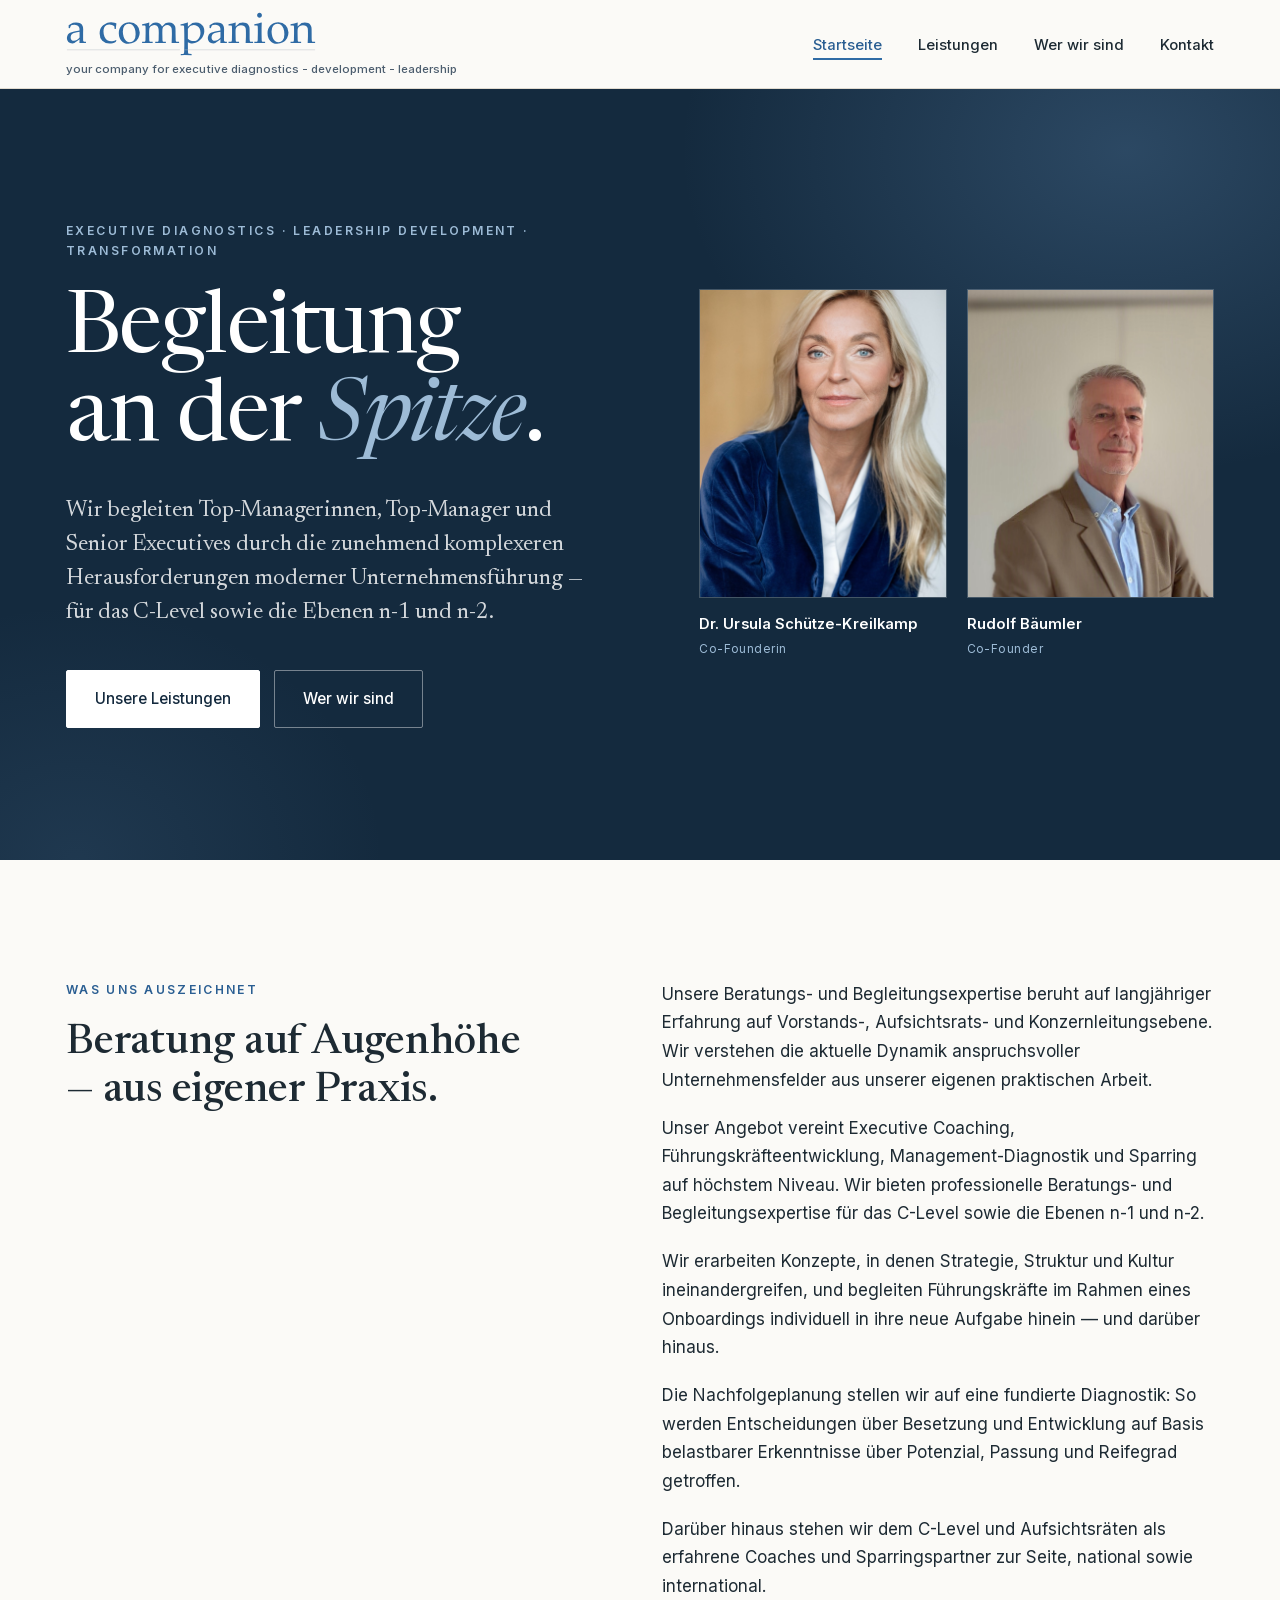
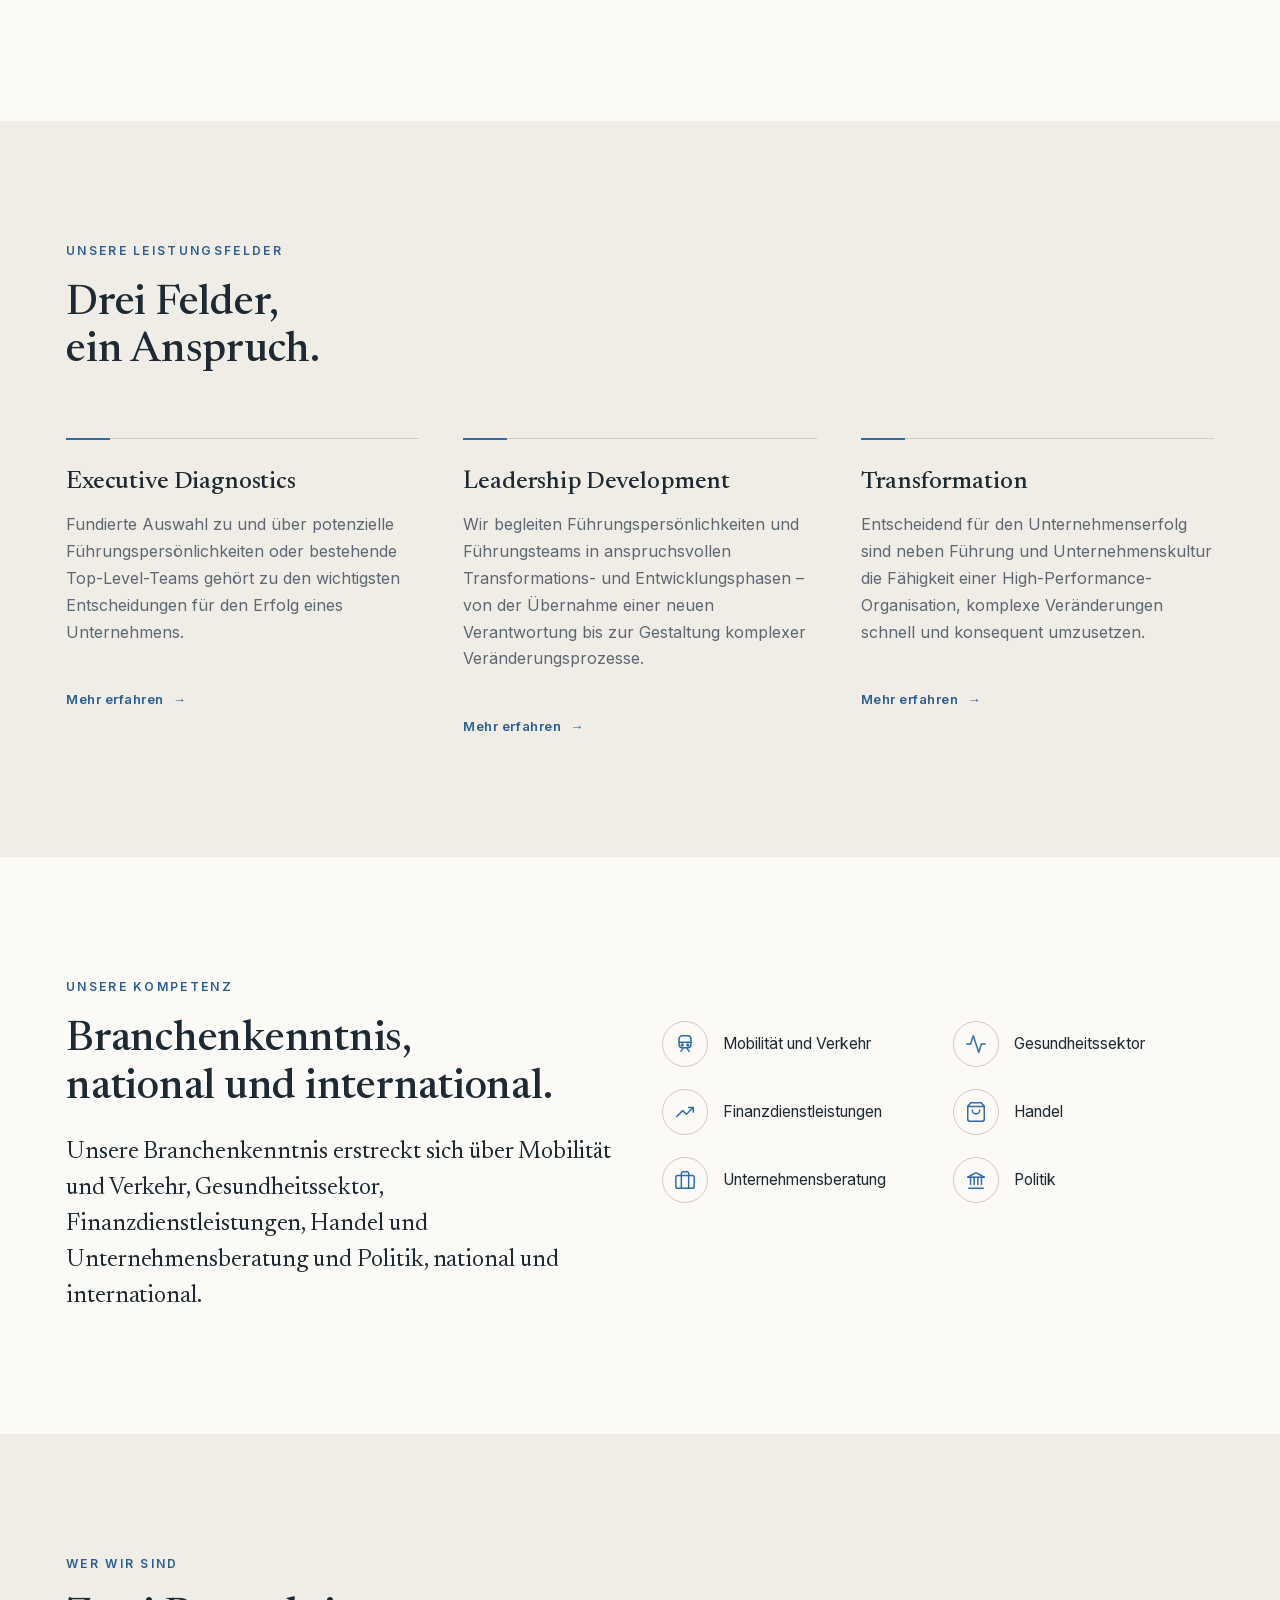
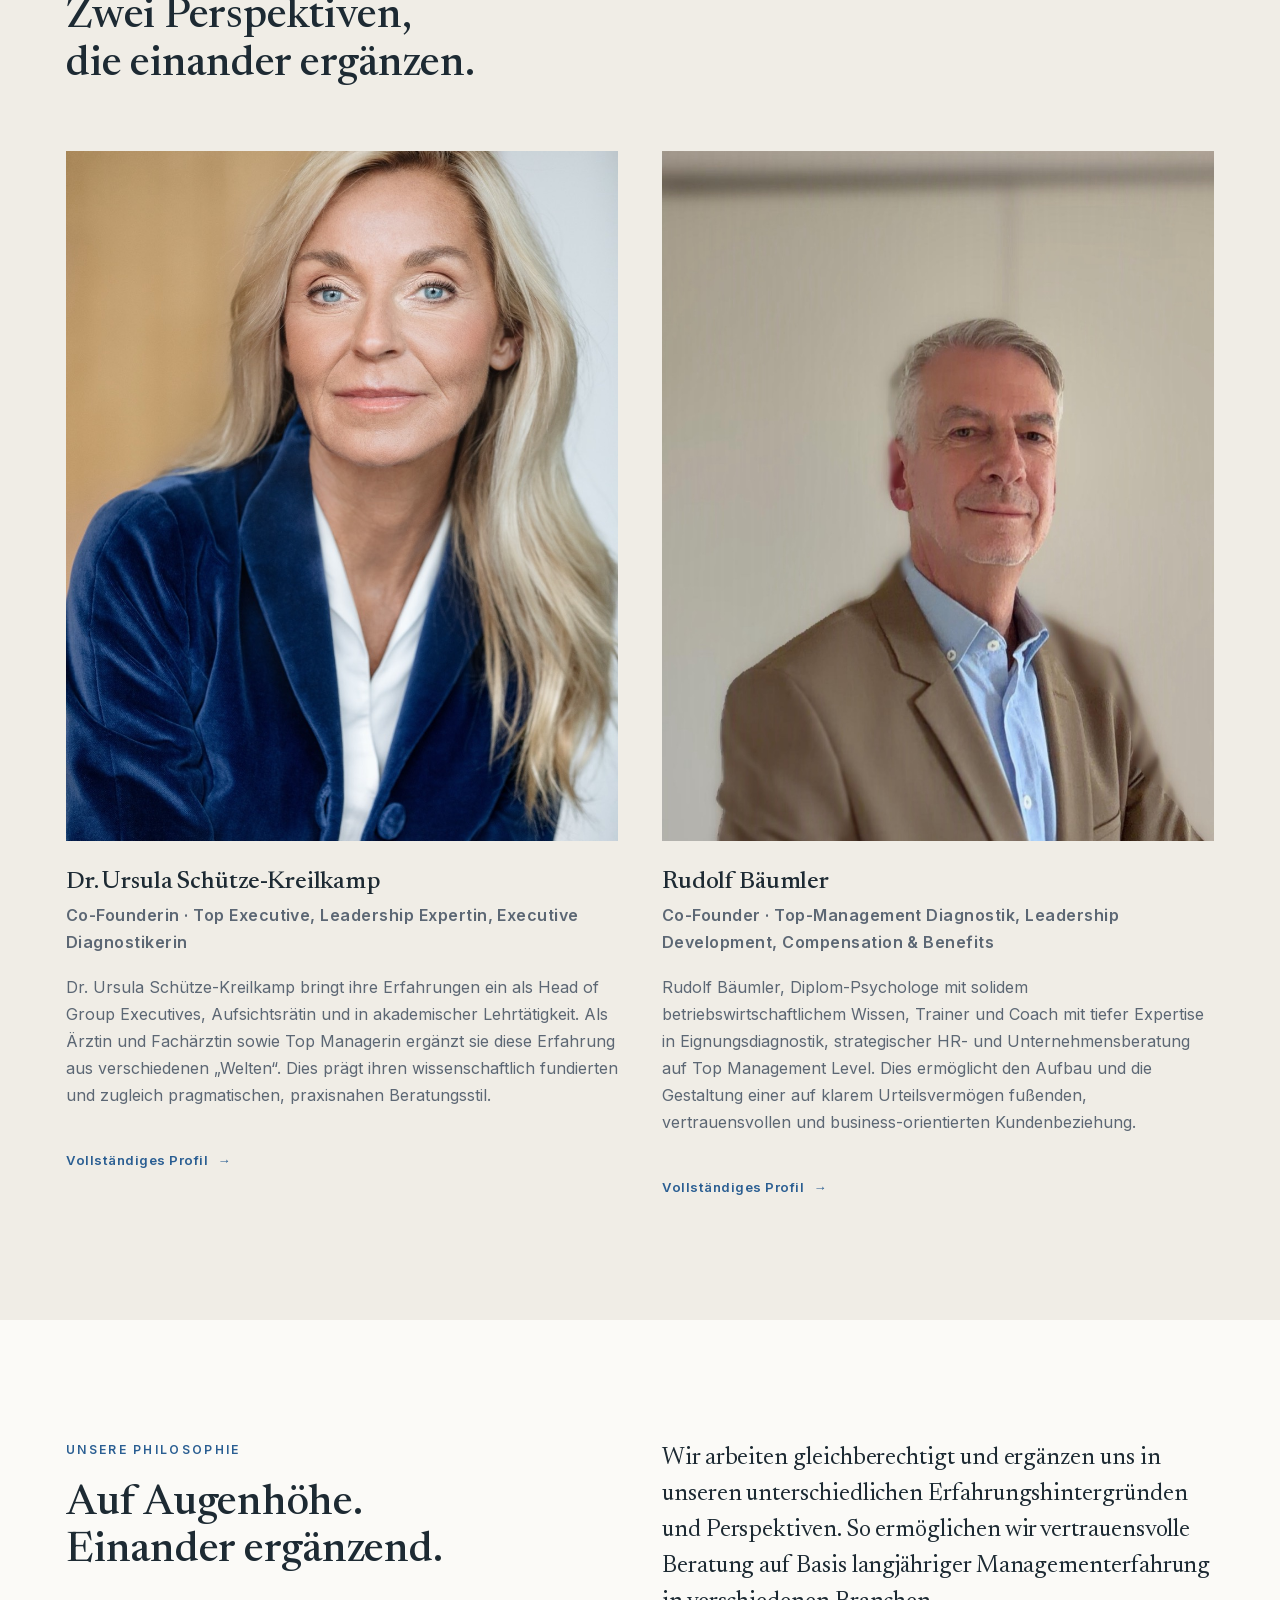
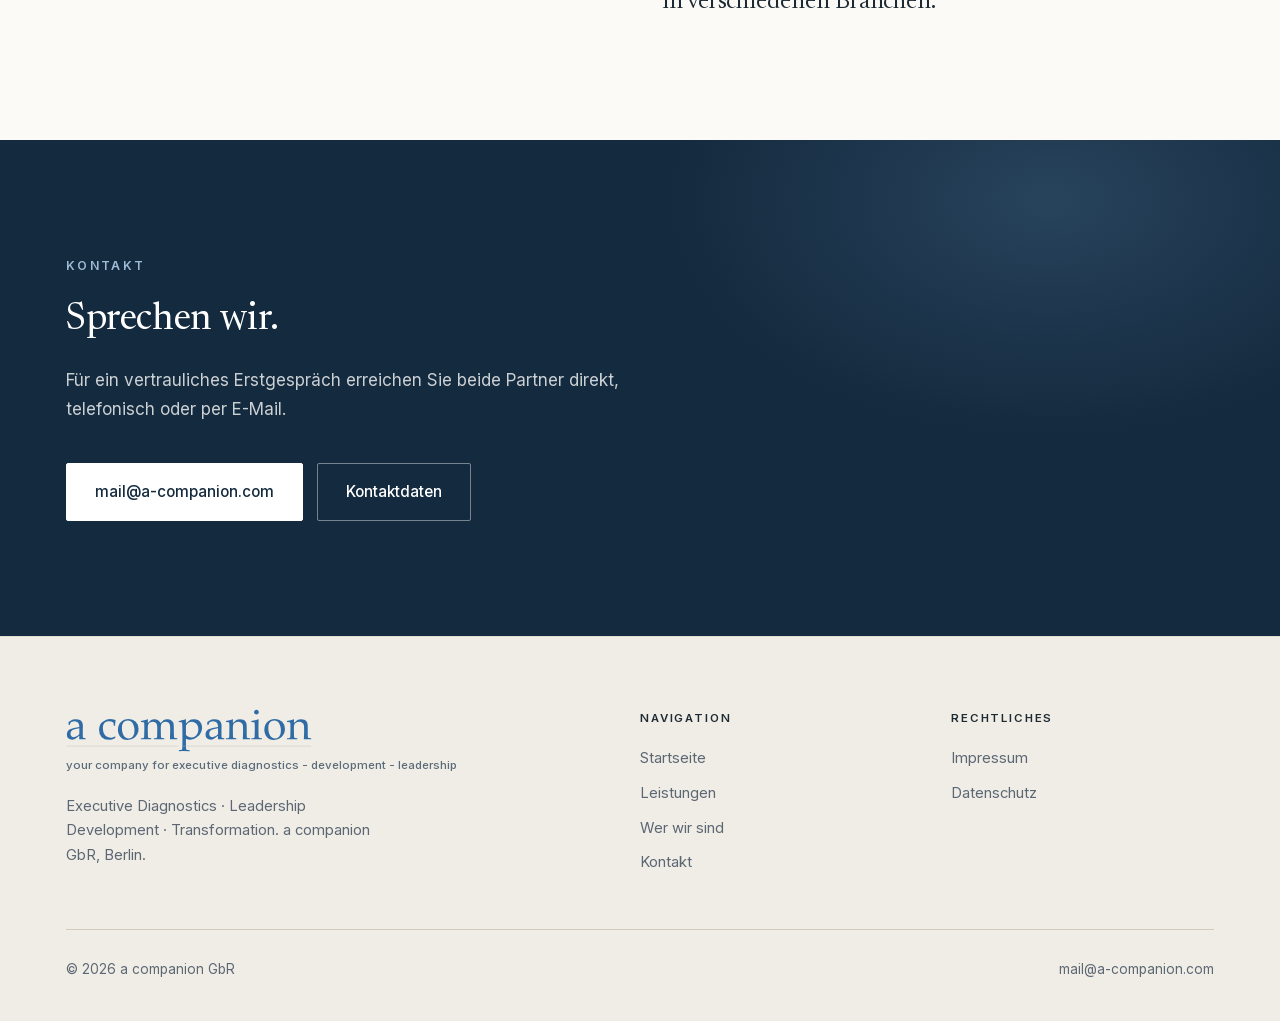
<file: index.html>
<!DOCTYPE html>
<html lang="de">
<head>
<meta charset="utf-8">
<meta name="viewport" content="width=device-width, initial-scale=1">
<title>a companion — Executive Diagnostics, Leadership Development, Transformation</title>
<meta name="description" content="Wir begleiten Top-Managerinnen, Top-Manager und Senior Executives durch die zunehmend komplexeren Herausforderungen moderner Unternehmensführung. Beratungsexpertise aus eigener Erfahrung auf Vorstands-, Aufsichtsrats- und Konzernleitungsebene.">
<link rel="canonical" href="https://www.a-companion.com/">
<meta property="og:type" content="website">
<meta property="og:locale" content="de_DE">
<meta property="og:site_name" content="a companion">
<meta property="og:title" content="a companion — Executive Diagnostics, Leadership Development, Transformation">
<meta property="og:description" content="Beratung und Begleitung für das C-Level sowie die Ebenen n-1 und n-2 — aus eigener Erfahrung auf Vorstands-, Aufsichtsrats- und Konzernleitungsebene.">
<meta property="og:url" content="https://www.a-companion.com/">
<link rel="icon" href="favicon.svg" type="image/svg+xml">
<link rel="preload" href="assets/fonts/newsreader-normal-latin.woff2" as="font" type="font/woff2" crossorigin>
<link rel="preload" href="assets/fonts/inter-var-latin.woff2" as="font" type="font/woff2" crossorigin>
<link rel="preload" href="assets/fonts/newsreader-italic-latin.woff2" as="font" type="font/woff2" crossorigin>
<link rel="stylesheet" href="assets/css/style.css">
<script type="application/ld+json">
{
  "@context": "https://schema.org",
  "@type": "ProfessionalService",
  "name": "a companion GbR",
  "url": "https://www.a-companion.com/",
  "email": "mail@a-companion.com",
  "description": "Beratung und Begleitung von Top-Managerinnen, Top-Managern und Senior Executives: Executive Diagnostics, Leadership Development und Transformation.",
  "areaServed": "DE",
  "address": { "@type": "PostalAddress", "addressLocality": "Berlin", "addressCountry": "DE" },
  "founder": [
    { "@type": "Person", "name": "Dr. Ursula Schütze-Kreilkamp", "jobTitle": "Co-Founderin", "telephone": "+49 179 2017000" },
    { "@type": "Person", "name": "Rudolf Bäumler", "jobTitle": "Co-Founder", "telephone": "+49 171 1710620" }
  ]
}
</script>
</head>
<body>

<a class="skip-link" href="#main">Zum Inhalt springen</a>

<header class="site-header">
  <div class="container site-header__inner">
    <a class="site-logo" href="index.html" aria-label="a companion — your company for executive diagnostics, development, leadership">
      <img src="assets/img/logo-a-companion.svg" alt="" width="202" height="35">
      <span class="logo-tag">your company for executive diagnostics - development - leadership</span>
    </a>
    <button class="nav-toggle" aria-expanded="false" aria-controls="nav">Menü</button>
    <nav class="nav" id="nav" aria-label="Hauptnavigation">
      <ul>
        <li><a href="index.html" aria-current="page">Startseite</a></li>
        <li><a href="leistungen.html">Leistungen</a></li>
        <li><a href="wer-wir-sind.html">Wer wir sind</a></li>
        <li><a href="kontakt.html">Kontakt</a></li>
      </ul>
    </nav>
  </div>
</header>

<main id="main">

  <!-- Hero ----------------------------------------------------------------->
  <section class="hero">
    <div class="container hero__inner">
      <div class="hero__text">
        <p class="hero__eyebrow">Executive Diagnostics · Leadership Development · Transformation</p>
        <h1 class="hero__headline">Begleitung an der&nbsp;<em>Spitze</em>.</h1>
        <p class="hero__lede">
          Wir begleiten Top-Managerinnen, Top-Manager und Senior Executives durch
          die zunehmend komplexeren Herausforderungen moderner
          Unternehmensführung — für das C-Level sowie die Ebenen n-1 und n-2.
        </p>
        <div class="btn-row">
          <a class="btn btn--primary" href="leistungen.html">Unsere Leistungen</a>
          <a class="btn btn--ghost" href="wer-wir-sind.html">Wer wir sind</a>
        </div>
      </div>

      <div class="hero__gallery">
        <figure class="portrait">
          <div class="portrait__frame">
            <img src="assets/img/ursula-schuetze-kreilkamp.jpg"
                 alt="Porträt von Dr. Ursula Schütze-Kreilkamp" width="1000" height="1250">
          </div>
          <figcaption>
            <span class="portrait__name">Dr. Ursula Schütze-Kreilkamp</span>
            <span class="portrait__role">Co-Founderin</span>
          </figcaption>
        </figure>
        <figure class="portrait">
          <div class="portrait__frame">
            <img src="assets/img/rudolf-baeumler.jpg"
                 alt="Porträt von Rudolf Bäumler" width="1000" height="1321">
          </div>
          <figcaption>
            <span class="portrait__name">Rudolf Bäumler</span>
            <span class="portrait__role">Co-Founder</span>
          </figcaption>
        </figure>
      </div>
    </div>
  </section>

  <!-- Was uns auszeichnet --------------------------------------------------->
  <section class="section">
    <div class="container">
      <div class="grid grid--2">
        <div>
          <p class="eyebrow">Was uns auszeichnet</p>
          <h2>Beratung auf Augenhöhe — aus eigener Praxis.</h2>
        </div>
        <div class="measure">
          <p>
            Unsere Beratungs- und Begleitungsexpertise beruht auf langjähriger
            Erfahrung auf Vorstands-, Aufsichtsrats- und Konzernleitungsebene.
            Wir verstehen die aktuelle Dynamik anspruchsvoller Unternehmensfelder
            aus unserer eigenen praktischen Arbeit.
          </p>
          <p>
            Unser Angebot vereint Executive Coaching, Führungskräfteentwicklung,
            Management-Diagnostik und Sparring auf höchstem Niveau. Wir bieten
            professionelle Beratungs- und Begleitungsexpertise für das C-Level
            sowie die Ebenen n-1 und n-2.
          </p>
          <p>
            Wir erarbeiten Konzepte, in denen Strategie, Struktur und Kultur
            ineinandergreifen, und begleiten Führungskräfte im Rahmen eines
            Onboardings individuell in ihre neue Aufgabe hinein — und darüber
            hinaus.
          </p>
          <p>
            Die Nachfolgeplanung stellen wir auf eine fundierte Diagnostik: So
            werden Entscheidungen über Besetzung und Entwicklung auf Basis
            belastbarer Erkenntnisse über Potenzial, Passung und Reifegrad
            getroffen.
          </p>
          <p>
            Darüber hinaus stehen wir dem C-Level und Aufsichtsräten als erfahrene
            Coaches und Sparringspartner zur Seite, national sowie international.
          </p>
        </div>
      </div>
    </div>
  </section>

  <!-- Leistungsfelder ------------------------------------------------------->
  <section class="section section--tint">
    <div class="container">
      <div class="section-head">
        <p class="eyebrow">Unsere Leistungsfelder</p>
        <h2>Drei Felder, ein Anspruch.</h2>
      </div>

      <div class="grid grid--3">
        <article class="field">
          <h3>Executive Diagnostics</h3>
          <p>
            Fundierte Auswahl zu und über potenzielle Führungspersönlichkeiten
            oder bestehende Top-Level-Teams gehört zu den wichtigsten
            Entscheidungen für den Erfolg eines Unternehmens.
          </p>
          <a class="link-arrow" href="leistungen.html#executive-diagnostics">Mehr erfahren</a>
        </article>

        <article class="field">
          <h3>Leadership Development</h3>
          <p>
            Wir begleiten Führungspersönlichkeiten und Führungsteams in
            anspruchsvollen Transformations- und Entwicklungsphasen – von der
            Übernahme einer neuen Verantwortung bis zur Gestaltung komplexer
            Veränderungsprozesse.
          </p>
          <a class="link-arrow" href="leistungen.html#leadership-development">Mehr erfahren</a>
        </article>

        <article class="field">
          <h3>Transformation</h3>
          <p>
            Entscheidend für den Unternehmenserfolg sind neben Führung und
            Unternehmenskultur die Fähigkeit einer High-Performance-Organisation,
            komplexe Veränderungen schnell und konsequent umzusetzen.
          </p>
          <a class="link-arrow" href="leistungen.html#transformation">Mehr erfahren</a>
        </article>
      </div>
    </div>
  </section>

  <!-- Kompetenz / Branchen -------------------------------------------------->
  <section class="section">
    <div class="container">
      <p class="eyebrow">Unsere Kompetenz</p>
      <div class="grid grid--2">
        <div>
          <h2>Branchenkenntnis, national und international.</h2>
          <p class="lede measure">
            Unsere Branchenkenntnis erstreckt sich über Mobilität und Verkehr,
            Gesundheitssektor, Finanzdienstleistungen, Handel und
            Unternehmensberatung und Politik, national und international.
          </p>
        </div>
        <div>
          <ul class="industries">
            <li class="industries__item">
              <span class="industries__icon" aria-hidden="true"><svg viewBox="0 0 24 24" fill="none" stroke="currentColor" stroke-width="1.6" stroke-linecap="round" stroke-linejoin="round"><rect x="5.5" y="3" width="13" height="13" rx="3.5"/><line x1="5.5" y1="10" x2="18.5" y2="10"/><circle cx="9" cy="13" r="1"/><circle cx="15" cy="13" r="1"/><line x1="7.5" y1="20" x2="10" y2="16.5"/><line x1="16.5" y1="20" x2="14" y2="16.5"/></svg></span>
              Mobilität und Verkehr
            </li>
            <li class="industries__item">
              <span class="industries__icon" aria-hidden="true"><svg viewBox="0 0 24 24" fill="none" stroke="currentColor" stroke-width="1.6" stroke-linecap="round" stroke-linejoin="round"><polyline points="22 12 18 12 15 21 9 3 6 12 2 12"/></svg></span>
              Gesundheitssektor
            </li>
            <li class="industries__item">
              <span class="industries__icon" aria-hidden="true"><svg viewBox="0 0 24 24" fill="none" stroke="currentColor" stroke-width="1.6" stroke-linecap="round" stroke-linejoin="round"><polyline points="3 17 9.5 10.5 13.5 14.5 21 7"/><polyline points="16 7 21 7 21 12"/></svg></span>
              Finanzdienstleistungen
            </li>
            <li class="industries__item">
              <span class="industries__icon" aria-hidden="true"><svg viewBox="0 0 24 24" fill="none" stroke="currentColor" stroke-width="1.6" stroke-linecap="round" stroke-linejoin="round"><path d="M6 2 3 6v14a2 2 0 0 0 2 2h14a2 2 0 0 0 2-2V6l-3-4z"/><line x1="3" y1="6" x2="21" y2="6"/><path d="M16 10a4 4 0 0 1-8 0"/></svg></span>
              Handel
            </li>
            <li class="industries__item">
              <span class="industries__icon" aria-hidden="true"><svg viewBox="0 0 24 24" fill="none" stroke="currentColor" stroke-width="1.6" stroke-linecap="round" stroke-linejoin="round"><rect x="2" y="7" width="20" height="14" rx="2"/><path d="M16 21V5a2 2 0 0 0-2-2h-4a2 2 0 0 0-2 2v16"/></svg></span>
              Unternehmensberatung
            </li>
            <li class="industries__item">
              <span class="industries__icon" aria-hidden="true"><svg viewBox="0 0 24 24" fill="none" stroke="currentColor" stroke-width="1.6" stroke-linecap="round" stroke-linejoin="round"><path d="M3 9 12 4l9 5"/><line x1="3" y1="9" x2="21" y2="9"/><line x1="6" y1="9" x2="6" y2="17"/><line x1="10" y1="9" x2="10" y2="17"/><line x1="14" y1="9" x2="14" y2="17"/><line x1="18" y1="9" x2="18" y2="17"/><line x1="4" y1="21" x2="20" y2="21"/></svg></span>
              Politik
            </li>
          </ul>
        </div>
      </div>
    </div>
  </section>

  <!-- Die Partner ----------------------------------------------------------->
  <section class="section section--tint">
    <div class="container">
      <div class="section-head">
        <p class="eyebrow">Wer wir sind</p>
        <h2>Zwei Perspektiven, die einander ergänzen.</h2>
      </div>

      <div class="grid grid--2">
        <article class="person-teaser">
          <div class="person-teaser__photo">
            <img src="assets/img/ursula-schuetze-kreilkamp.jpg"
                 alt="Porträt von Dr. Ursula Schütze-Kreilkamp"
                 width="1000" height="1250" loading="lazy">
          </div>
          <h3>Dr. Ursula Schütze-Kreilkamp</h3>
          <p class="person-teaser__role">Co-Founderin · Top Executive, Leadership Expertin, Executive Diagnostikerin</p>
          <p>
            Dr. Ursula Schütze-Kreilkamp bringt ihre Erfahrungen ein als Head of
            Group Executives, Aufsichtsrätin und in akademischer Lehrtätigkeit.
            Als Ärztin und Fachärztin sowie Top Managerin ergänzt sie diese
            Erfahrung aus verschiedenen „Welten“. Dies prägt ihren
            wissenschaftlich fundierten und zugleich pragmatischen, praxisnahen
            Beratungsstil.
          </p>
          <a class="link-arrow" href="wer-wir-sind.html#ursula-schuetze-kreilkamp">Vollständiges Profil</a>
        </article>

        <article class="person-teaser">
          <div class="person-teaser__photo">
            <img src="assets/img/rudolf-baeumler.jpg"
                 alt="Porträt von Rudolf Bäumler"
                 width="1000" height="1321" loading="lazy">
          </div>
          <h3>Rudolf Bäumler</h3>
          <p class="person-teaser__role">Co-Founder · Top-Management Diagnostik, Leadership Development, Compensation &amp; Benefits</p>
          <p>
            Rudolf Bäumler, Diplom-Psychologe mit solidem betriebswirtschaftlichem
            Wissen, Trainer und Coach mit tiefer Expertise in Eignungsdiagnostik,
            strategischer HR- und Unternehmensberatung auf Top Management Level.
            Dies ermöglicht den Aufbau und die Gestaltung einer auf klarem
            Urteilsvermögen fußenden, vertrauensvollen und business-orientierten
            Kundenbeziehung.
          </p>
          <a class="link-arrow" href="wer-wir-sind.html#rudolf-baeumler">Vollständiges Profil</a>
        </article>
      </div>
    </div>
  </section>

  <!-- Philosophie ----------------------------------------------------------->
  <section class="section">
    <div class="container">
      <div class="grid grid--2">
        <div>
          <p class="eyebrow">Unsere Philosophie</p>
          <h2>Auf Augenhöhe. Einander ergänzend.</h2>
        </div>
        <div class="measure">
          <p class="lede">
            Wir arbeiten gleichberechtigt und ergänzen uns in unseren
            unterschiedlichen Erfahrungshintergründen und Perspektiven. So
            ermöglichen wir vertrauensvolle Beratung auf Basis langjähriger
            Managementerfahrung in verschiedenen Branchen.
          </p>
        </div>
      </div>
    </div>
  </section>

  <!-- CTA ------------------------------------------------------------------->
  <section class="cta">
    <div class="container">
      <p class="eyebrow">Kontakt</p>
      <p class="pull">Sprechen wir.</p>
      <p>
        Für ein vertrauliches Erstgespräch erreichen Sie beide Partner direkt,
        telefonisch oder per E-Mail.
      </p>
      <div class="btn-row">
        <a class="btn btn--primary" href="mailto:mail@a-companion.com">mail@a-companion.com</a>
        <a class="btn btn--ghost" href="kontakt.html">Kontaktdaten</a>
      </div>
    </div>
  </section>

</main>

<footer class="site-footer">
  <div class="container">
    <div class="site-footer__grid">
      <div class="site-footer__brand">
        <span class="site-footer__logo">
          <img src="assets/img/logo-a-companion.svg" alt="" width="216" height="38" loading="lazy">
          <span class="logo-tag">your company for executive diagnostics - development - leadership</span>
        </span>
        <p>Executive Diagnostics · Leadership Development · Transformation. a companion GbR, Berlin.</p>
      </div>
      <div>
        <p class="footer-head">Navigation</p>
        <ul>
          <li><a href="index.html">Startseite</a></li>
          <li><a href="leistungen.html">Leistungen</a></li>
          <li><a href="wer-wir-sind.html">Wer wir sind</a></li>
          <li><a href="kontakt.html">Kontakt</a></li>
        </ul>
      </div>
      <div>
        <p class="footer-head">Rechtliches</p>
        <ul>
          <li><a href="impressum.html">Impressum</a></li>
          <li><a href="datenschutz.html">Datenschutz</a></li>
        </ul>
      </div>
    </div>
    <div class="site-footer__bottom">
      <span>© 2026 a companion GbR</span>
      <span><a href="mailto:mail@a-companion.com">mail@a-companion.com</a></span>
    </div>
  </div>
</footer>

<script src="assets/js/nav.js" defer></script>
</body>
</html>
</file>
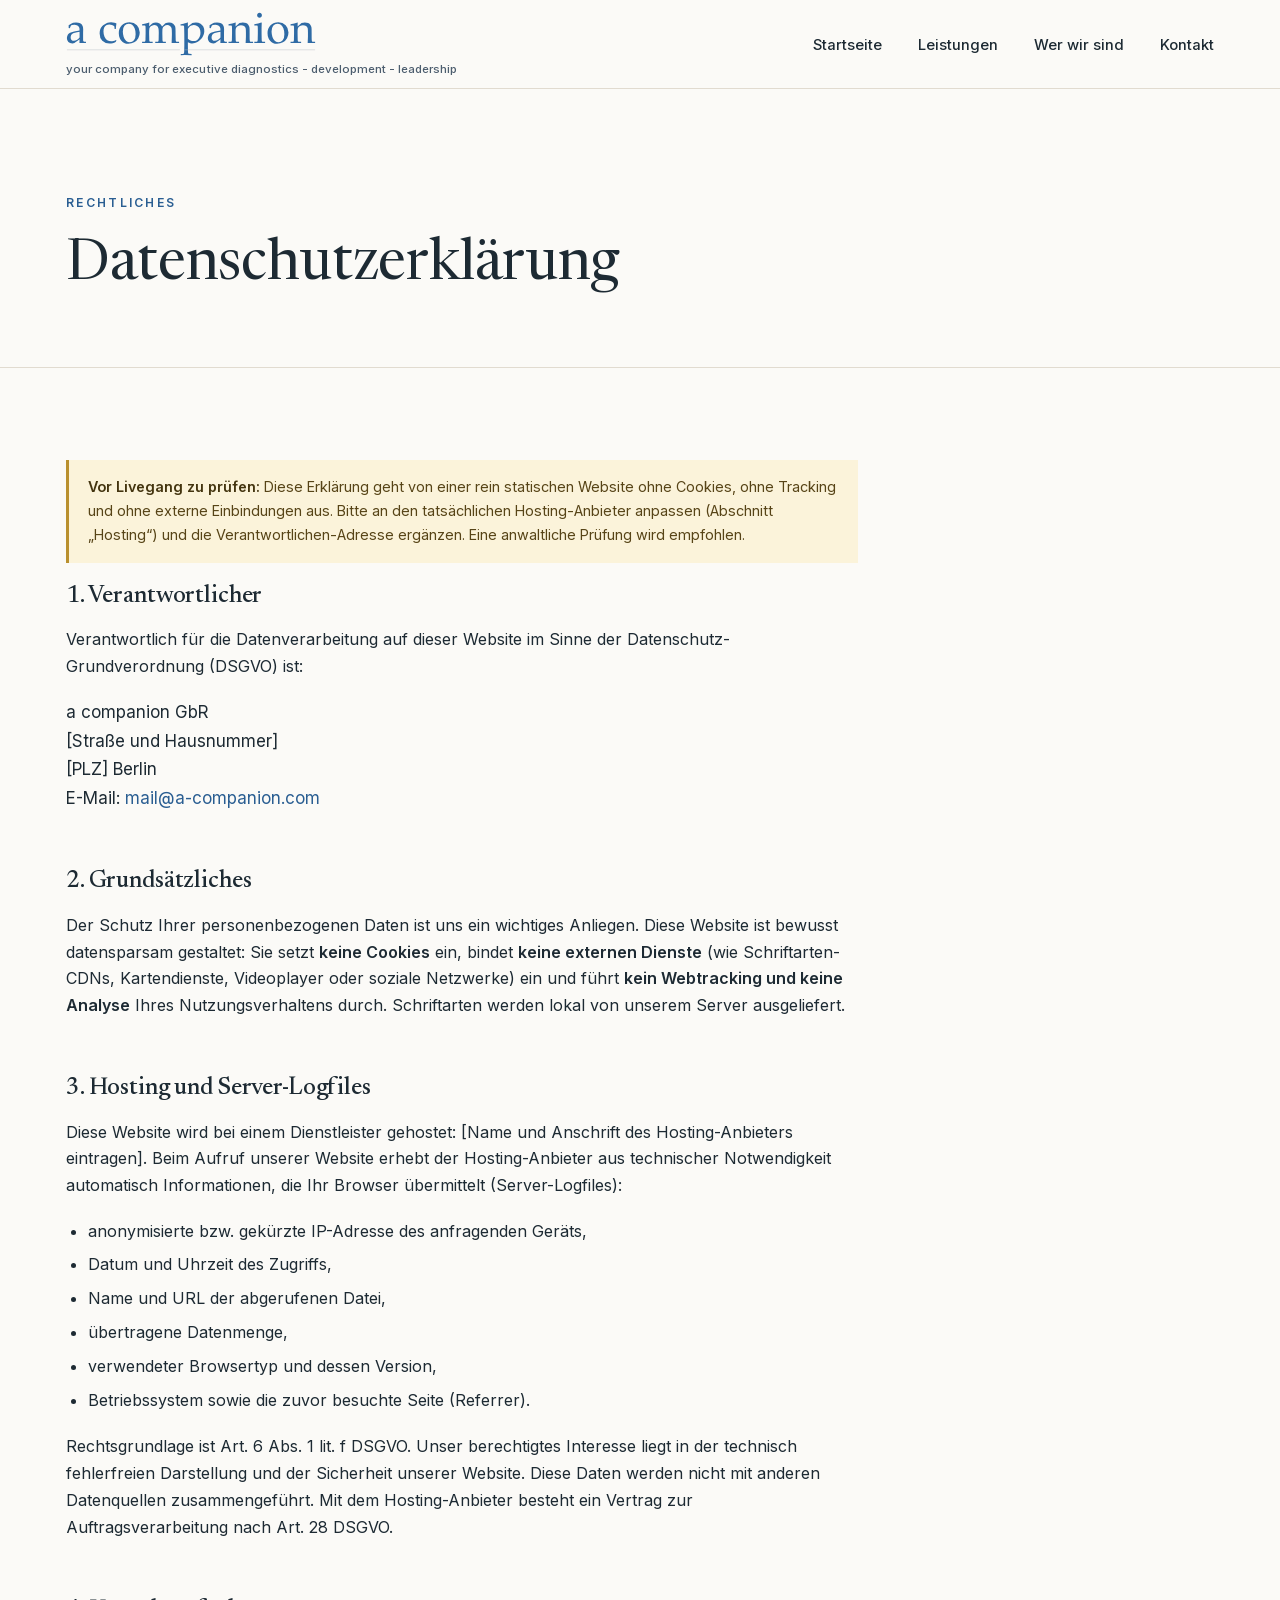
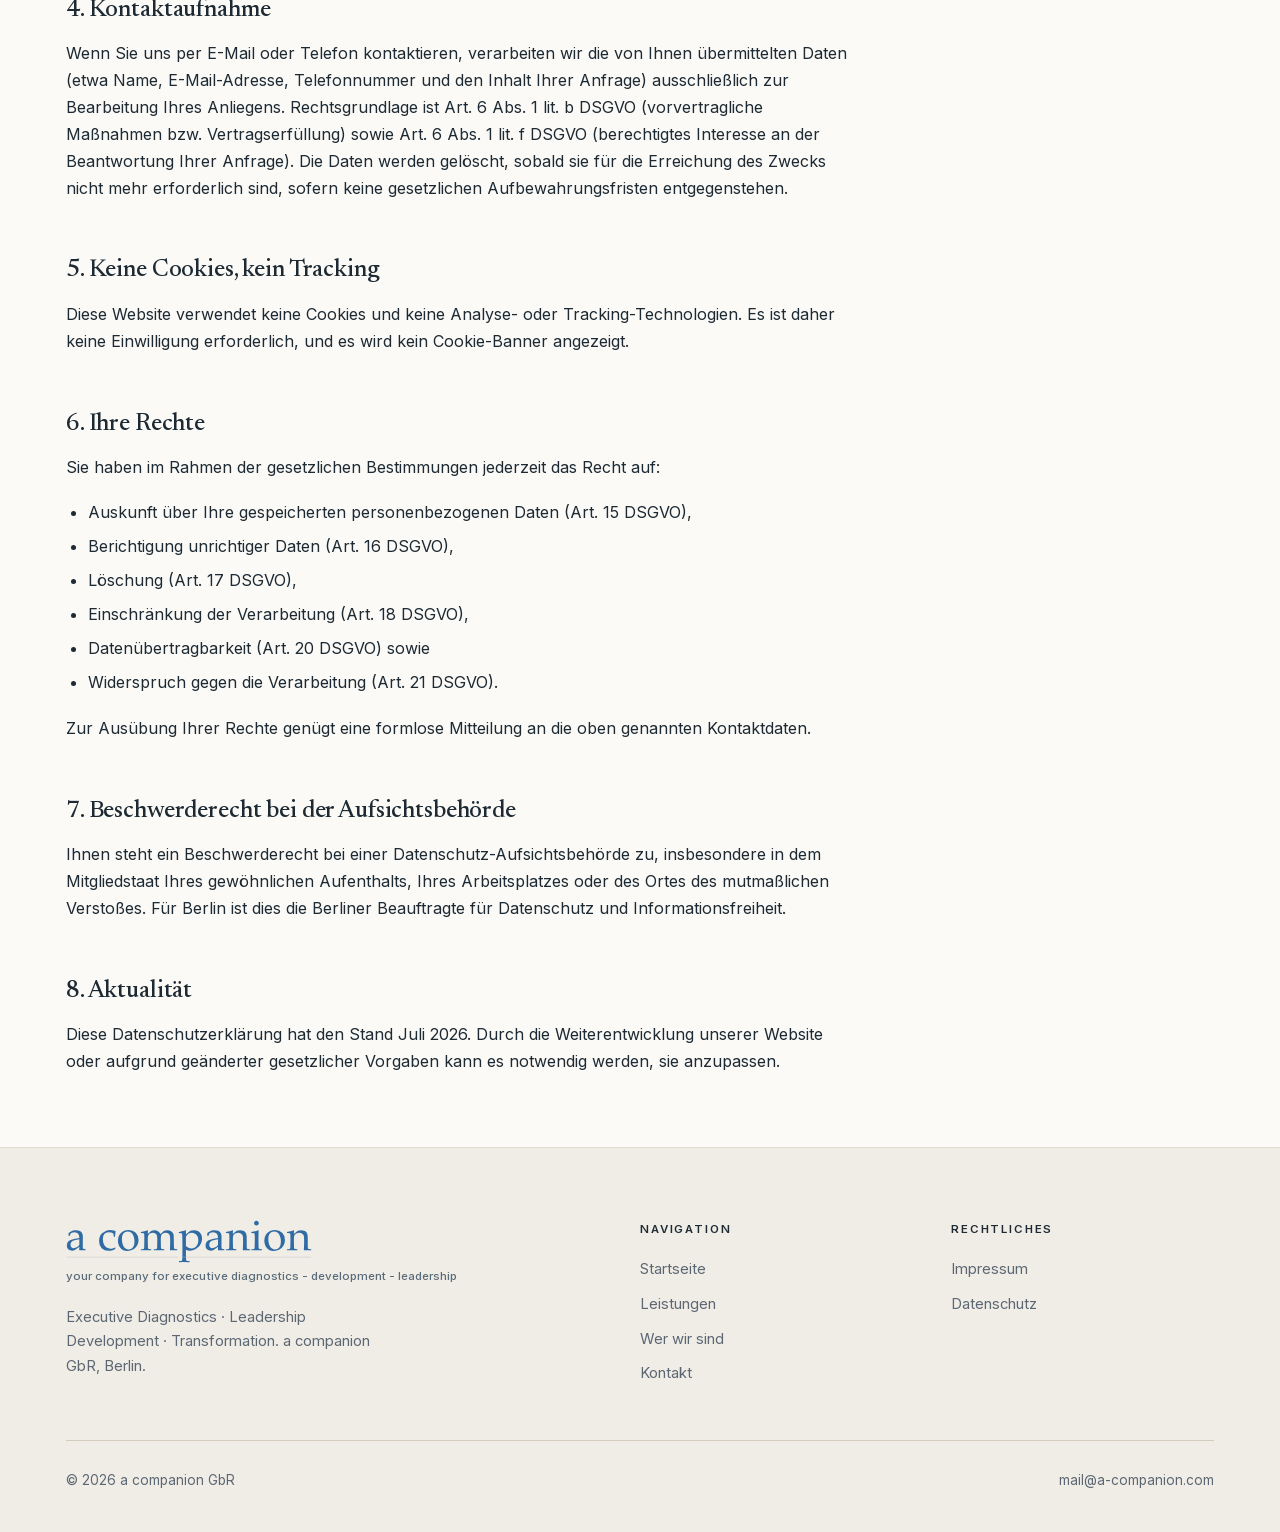
<file: datenschutz.html>
<!DOCTYPE html>
<html lang="de">
<head>
<meta charset="utf-8">
<meta name="viewport" content="width=device-width, initial-scale=1">
<title>Datenschutz — a companion</title>
<meta name="description" content="Datenschutzerklärung der a companion GbR, Berlin.">
<meta name="robots" content="noindex">
<link rel="canonical" href="https://www.a-companion.com/datenschutz.html">
<link rel="icon" href="favicon.svg" type="image/svg+xml">
<link rel="preload" href="assets/fonts/newsreader-normal-latin.woff2" as="font" type="font/woff2" crossorigin>
<link rel="preload" href="assets/fonts/inter-var-latin.woff2" as="font" type="font/woff2" crossorigin>
<link rel="stylesheet" href="assets/css/style.css">
</head>
<body>

<a class="skip-link" href="#main">Zum Inhalt springen</a>

<header class="site-header">
  <div class="container site-header__inner">
    <a class="site-logo" href="index.html" aria-label="a companion — your company for executive diagnostics, development, leadership">
      <img src="assets/img/logo-a-companion.svg" alt="" width="202" height="35">
      <span class="logo-tag">your company for executive diagnostics - development - leadership</span>
    </a>
    <button class="nav-toggle" aria-expanded="false" aria-controls="nav">Menü</button>
    <nav class="nav" id="nav" aria-label="Hauptnavigation">
      <ul>
        <li><a href="index.html">Startseite</a></li>
        <li><a href="leistungen.html">Leistungen</a></li>
        <li><a href="wer-wir-sind.html">Wer wir sind</a></li>
        <li><a href="kontakt.html">Kontakt</a></li>
      </ul>
    </nav>
  </div>
</header>

<main id="main">
  <section class="page-head">
    <div class="container">
      <p class="eyebrow">Rechtliches</p>
      <h1>Datenschutzerklärung</h1>
    </div>
  </section>

  <section class="section section--tight">
    <div class="container">
      <div class="legal">

        <div class="todo">
          <strong>Vor Livegang zu prüfen:</strong> Diese Erklärung geht von einer
          rein statischen Website ohne Cookies, ohne Tracking und ohne externe
          Einbindungen aus. Bitte an den tatsächlichen Hosting-Anbieter anpassen
          (Abschnitt „Hosting“) und die Verantwortlichen-Adresse ergänzen.
          Eine anwaltliche Prüfung wird empfohlen.
        </div>

        <h2>1. Verantwortlicher</h2>
        <p>
          Verantwortlich für die Datenverarbeitung auf dieser Website im Sinne
          der Datenschutz-Grundverordnung (DSGVO) ist:
        </p>
        <address>
          a companion GbR<br>
          [Straße und Hausnummer]<br>
          [PLZ] Berlin<br>
          E-Mail: <a href="mailto:mail@a-companion.com">mail@a-companion.com</a>
        </address>

        <h2>2. Grundsätzliches</h2>
        <p>
          Der Schutz Ihrer personenbezogenen Daten ist uns ein wichtiges
          Anliegen. Diese Website ist bewusst datensparsam gestaltet: Sie setzt
          <strong>keine Cookies</strong> ein, bindet <strong>keine externen
          Dienste</strong> (wie Schriftarten-CDNs, Kartendienste, Videoplayer
          oder soziale Netzwerke) ein und führt <strong>kein Webtracking und
          keine Analyse</strong> Ihres Nutzungsverhaltens durch. Schriftarten
          werden lokal von unserem Server ausgeliefert.
        </p>

        <h2>3. Hosting und Server-Logfiles</h2>
        <p>
          Diese Website wird bei einem Dienstleister gehostet:
          [Name und Anschrift des Hosting-Anbieters eintragen]. Beim Aufruf
          unserer Website erhebt der Hosting-Anbieter aus technischer
          Notwendigkeit automatisch Informationen, die Ihr Browser übermittelt
          (Server-Logfiles):
        </p>
        <ul>
          <li>anonymisierte bzw. gekürzte IP-Adresse des anfragenden Geräts,</li>
          <li>Datum und Uhrzeit des Zugriffs,</li>
          <li>Name und URL der abgerufenen Datei,</li>
          <li>übertragene Datenmenge,</li>
          <li>verwendeter Browsertyp und dessen Version,</li>
          <li>Betriebssystem sowie die zuvor besuchte Seite (Referrer).</li>
        </ul>
        <p>
          Rechtsgrundlage ist Art. 6 Abs. 1 lit. f DSGVO. Unser berechtigtes
          Interesse liegt in der technisch fehlerfreien Darstellung und der
          Sicherheit unserer Website. Diese Daten werden nicht mit anderen
          Datenquellen zusammengeführt. Mit dem Hosting-Anbieter besteht ein
          Vertrag zur Auftragsverarbeitung nach Art. 28 DSGVO.
        </p>

        <h2>4. Kontaktaufnahme</h2>
        <p>
          Wenn Sie uns per E-Mail oder Telefon kontaktieren, verarbeiten wir die
          von Ihnen übermittelten Daten (etwa Name, E-Mail-Adresse,
          Telefonnummer und den Inhalt Ihrer Anfrage) ausschließlich zur
          Bearbeitung Ihres Anliegens. Rechtsgrundlage ist Art. 6 Abs. 1 lit. b
          DSGVO (vorvertragliche Maßnahmen bzw. Vertragserfüllung) sowie
          Art. 6 Abs. 1 lit. f DSGVO (berechtigtes Interesse an der Beantwortung
          Ihrer Anfrage). Die Daten werden gelöscht, sobald sie für die
          Erreichung des Zwecks nicht mehr erforderlich sind, sofern keine
          gesetzlichen Aufbewahrungsfristen entgegenstehen.
        </p>

        <h2>5. Keine Cookies, kein Tracking</h2>
        <p>
          Diese Website verwendet keine Cookies und keine Analyse- oder
          Tracking-Technologien. Es ist daher keine Einwilligung erforderlich,
          und es wird kein Cookie-Banner angezeigt.
        </p>

        <h2>6. Ihre Rechte</h2>
        <p>
          Sie haben im Rahmen der gesetzlichen Bestimmungen jederzeit das Recht
          auf:
        </p>
        <ul>
          <li>Auskunft über Ihre gespeicherten personenbezogenen Daten (Art. 15 DSGVO),</li>
          <li>Berichtigung unrichtiger Daten (Art. 16 DSGVO),</li>
          <li>Löschung (Art. 17 DSGVO),</li>
          <li>Einschränkung der Verarbeitung (Art. 18 DSGVO),</li>
          <li>Datenübertragbarkeit (Art. 20 DSGVO) sowie</li>
          <li>Widerspruch gegen die Verarbeitung (Art. 21 DSGVO).</li>
        </ul>
        <p>
          Zur Ausübung Ihrer Rechte genügt eine formlose Mitteilung an die oben
          genannten Kontaktdaten.
        </p>

        <h2>7. Beschwerderecht bei der Aufsichtsbehörde</h2>
        <p>
          Ihnen steht ein Beschwerderecht bei einer Datenschutz-Aufsichtsbehörde
          zu, insbesondere in dem Mitgliedstaat Ihres gewöhnlichen Aufenthalts,
          Ihres Arbeitsplatzes oder des Ortes des mutmaßlichen Verstoßes. Für
          Berlin ist dies die Berliner Beauftragte für Datenschutz und
          Informationsfreiheit.
        </p>

        <h2>8. Aktualität</h2>
        <p>
          Diese Datenschutzerklärung hat den Stand Juli 2026. Durch die
          Weiterentwicklung unserer Website oder aufgrund geänderter gesetzlicher
          Vorgaben kann es notwendig werden, sie anzupassen.
        </p>

      </div>
    </div>
  </section>
</main>

<footer class="site-footer">
  <div class="container">
    <div class="site-footer__grid">
      <div class="site-footer__brand">
        <span class="site-footer__logo">
          <img src="assets/img/logo-a-companion.svg" alt="" width="216" height="38" loading="lazy">
          <span class="logo-tag">your company for executive diagnostics - development - leadership</span>
        </span>
        <p>Executive Diagnostics · Leadership Development · Transformation. a companion GbR, Berlin.</p>
      </div>
      <div>
        <p class="footer-head">Navigation</p>
        <ul>
          <li><a href="index.html">Startseite</a></li>
          <li><a href="leistungen.html">Leistungen</a></li>
          <li><a href="wer-wir-sind.html">Wer wir sind</a></li>
          <li><a href="kontakt.html">Kontakt</a></li>
        </ul>
      </div>
      <div>
        <p class="footer-head">Rechtliches</p>
        <ul>
          <li><a href="impressum.html">Impressum</a></li>
          <li><a href="datenschutz.html">Datenschutz</a></li>
        </ul>
      </div>
    </div>
    <div class="site-footer__bottom">
      <span>© 2026 a companion GbR</span>
      <span><a href="mailto:mail@a-companion.com">mail@a-companion.com</a></span>
    </div>
  </div>
</footer>

<script src="assets/js/nav.js" defer></script>
</body>
</html>
</file>
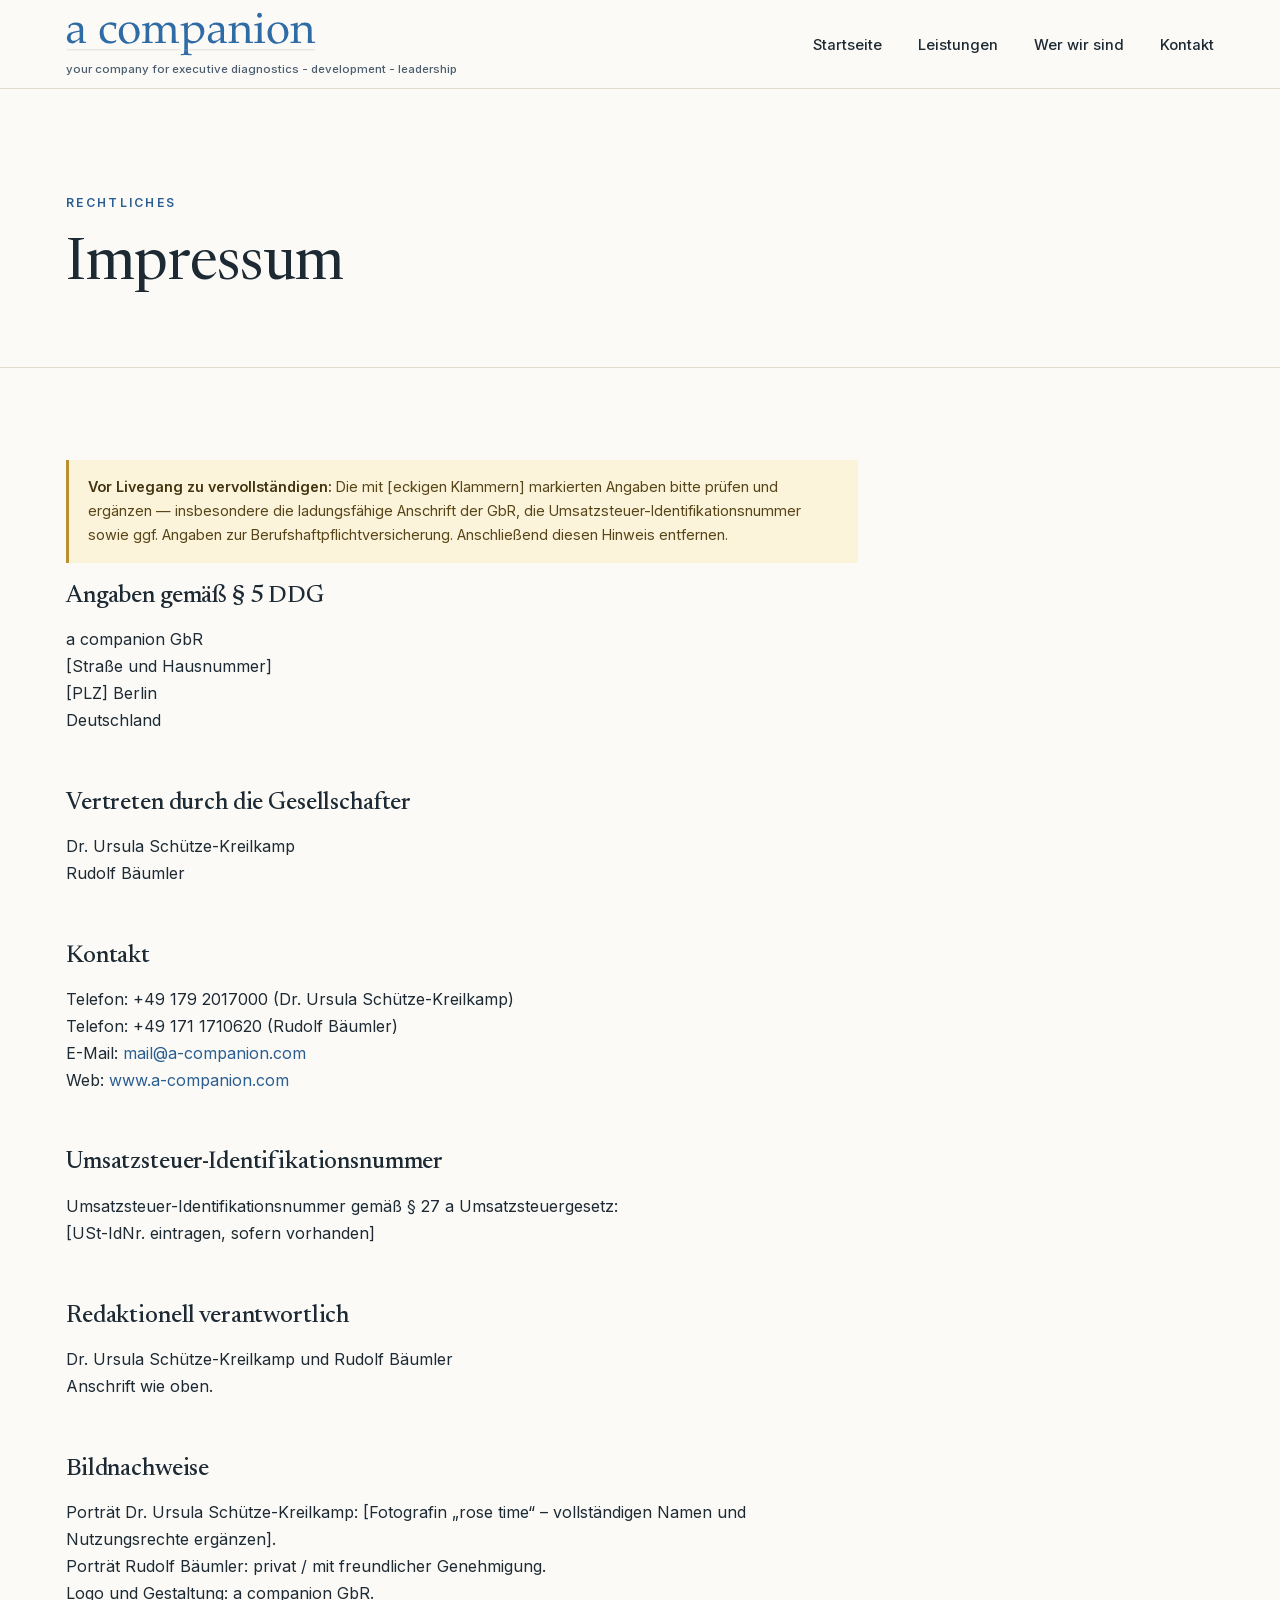
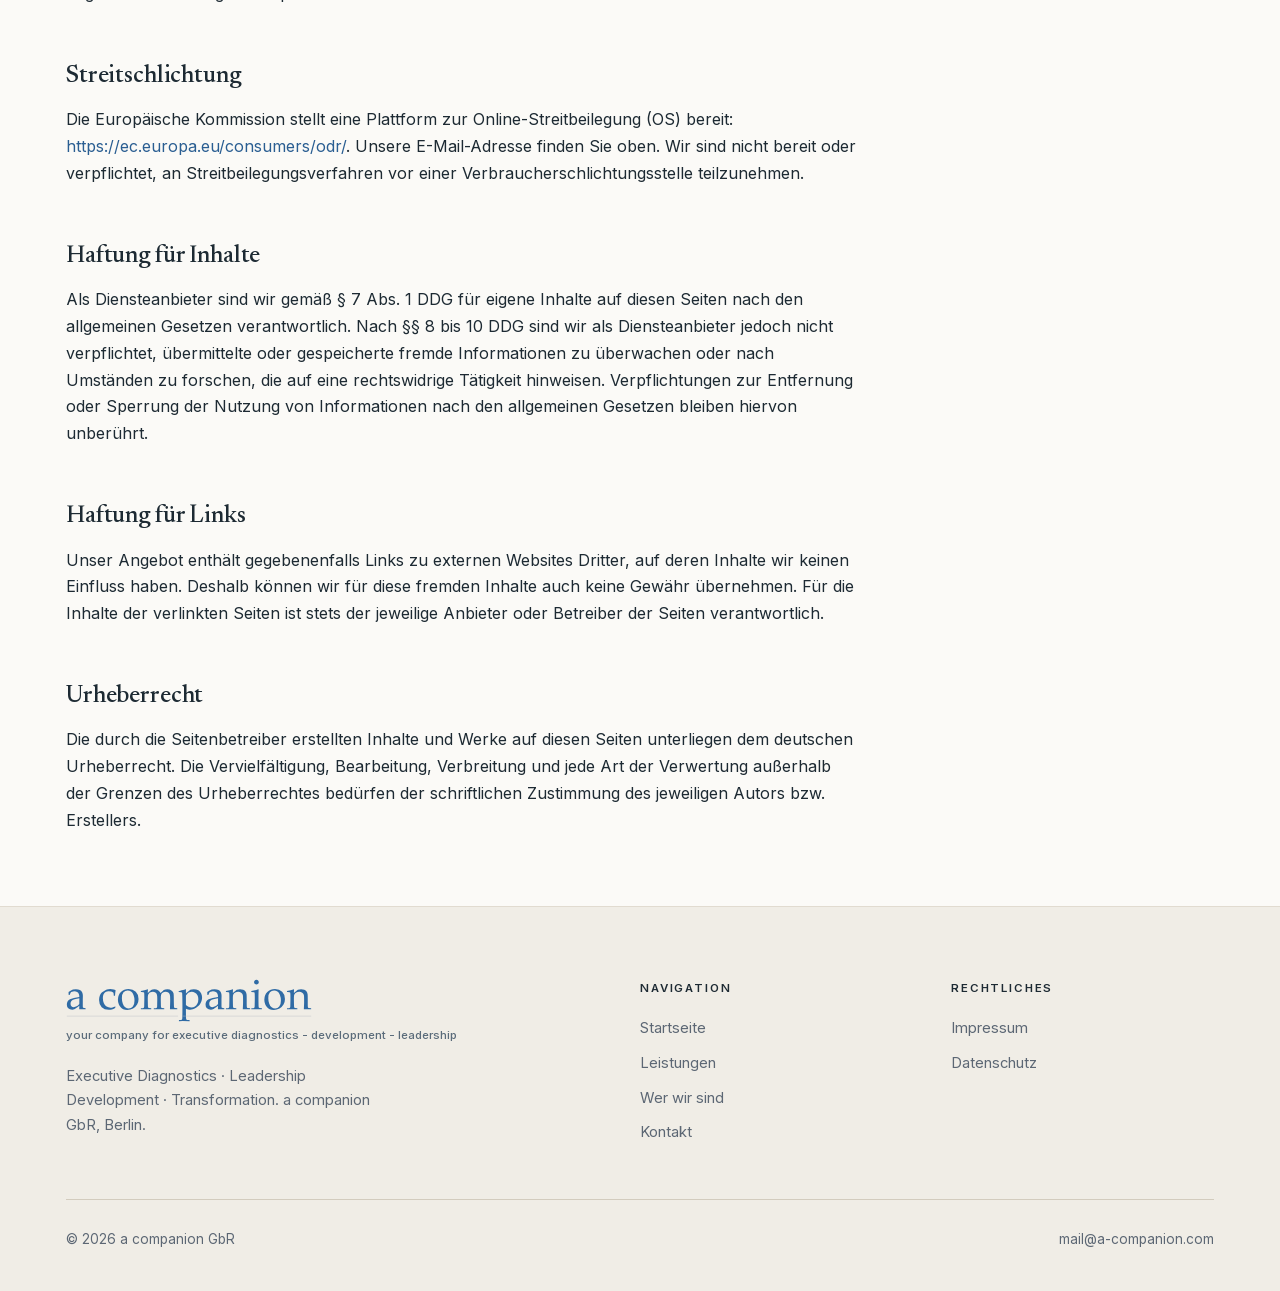
<file: impressum.html>
<!DOCTYPE html>
<html lang="de">
<head>
<meta charset="utf-8">
<meta name="viewport" content="width=device-width, initial-scale=1">
<title>Impressum — a companion</title>
<meta name="description" content="Impressum der a companion GbR, Berlin.">
<meta name="robots" content="noindex">
<link rel="canonical" href="https://www.a-companion.com/impressum.html">
<link rel="icon" href="favicon.svg" type="image/svg+xml">
<link rel="preload" href="assets/fonts/newsreader-normal-latin.woff2" as="font" type="font/woff2" crossorigin>
<link rel="preload" href="assets/fonts/inter-var-latin.woff2" as="font" type="font/woff2" crossorigin>
<link rel="stylesheet" href="assets/css/style.css">
</head>
<body>

<a class="skip-link" href="#main">Zum Inhalt springen</a>

<header class="site-header">
  <div class="container site-header__inner">
    <a class="site-logo" href="index.html" aria-label="a companion — your company for executive diagnostics, development, leadership">
      <img src="assets/img/logo-a-companion.svg" alt="" width="202" height="35">
      <span class="logo-tag">your company for executive diagnostics - development - leadership</span>
    </a>
    <button class="nav-toggle" aria-expanded="false" aria-controls="nav">Menü</button>
    <nav class="nav" id="nav" aria-label="Hauptnavigation">
      <ul>
        <li><a href="index.html">Startseite</a></li>
        <li><a href="leistungen.html">Leistungen</a></li>
        <li><a href="wer-wir-sind.html">Wer wir sind</a></li>
        <li><a href="kontakt.html">Kontakt</a></li>
      </ul>
    </nav>
  </div>
</header>

<main id="main">
  <section class="page-head">
    <div class="container">
      <p class="eyebrow">Rechtliches</p>
      <h1>Impressum</h1>
    </div>
  </section>

  <section class="section section--tight">
    <div class="container">
      <div class="legal">

        <div class="todo">
          <strong>Vor Livegang zu vervollständigen:</strong> Die mit
          [eckigen Klammern] markierten Angaben bitte prüfen und ergänzen —
          insbesondere die ladungsfähige Anschrift der GbR, die
          Umsatzsteuer-Identifikationsnummer sowie ggf. Angaben zur
          Berufshaftpflichtversicherung. Anschließend diesen Hinweis entfernen.
        </div>

        <h2>Angaben gemäß § 5 DDG</h2>
        <p>
          a companion GbR<br>
          [Straße und Hausnummer]<br>
          [PLZ] Berlin<br>
          Deutschland
        </p>

        <h2>Vertreten durch die Gesellschafter</h2>
        <p>
          Dr. Ursula Schütze-Kreilkamp<br>
          Rudolf Bäumler
        </p>

        <h2>Kontakt</h2>
        <p>
          Telefon: +49 179 2017000 (Dr. Ursula Schütze-Kreilkamp)<br>
          Telefon: +49 171 1710620 (Rudolf Bäumler)<br>
          E-Mail: <a href="mailto:mail@a-companion.com">mail@a-companion.com</a><br>
          Web: <a href="https://www.a-companion.com">www.a-companion.com</a>
        </p>

        <h2>Umsatzsteuer-Identifikationsnummer</h2>
        <p>
          Umsatzsteuer-Identifikationsnummer gemäß § 27 a Umsatzsteuergesetz:<br>
          [USt-IdNr. eintragen, sofern vorhanden]
        </p>

        <h2>Redaktionell verantwortlich</h2>
        <p>
          Dr. Ursula Schütze-Kreilkamp und Rudolf Bäumler<br>
          Anschrift wie oben.
        </p>

        <h2>Bildnachweise</h2>
        <p>
          Porträt Dr. Ursula Schütze-Kreilkamp: [Fotografin „rose time“ –
          vollständigen Namen und Nutzungsrechte ergänzen].<br>
          Porträt Rudolf Bäumler: privat / mit freundlicher Genehmigung.<br>
          Logo und Gestaltung: a companion GbR.
        </p>

        <h2>Streitschlichtung</h2>
        <p>
          Die Europäische Kommission stellt eine Plattform zur
          Online-Streitbeilegung (OS) bereit:
          <a href="https://ec.europa.eu/consumers/odr/" rel="noopener">https://ec.europa.eu/consumers/odr/</a>.
          Unsere E-Mail-Adresse finden Sie oben. Wir sind nicht bereit oder
          verpflichtet, an Streitbeilegungsverfahren vor einer
          Verbraucherschlichtungsstelle teilzunehmen.
        </p>

        <h2>Haftung für Inhalte</h2>
        <p>
          Als Diensteanbieter sind wir gemäß § 7 Abs. 1 DDG für eigene Inhalte
          auf diesen Seiten nach den allgemeinen Gesetzen verantwortlich. Nach
          §§ 8 bis 10 DDG sind wir als Diensteanbieter jedoch nicht verpflichtet,
          übermittelte oder gespeicherte fremde Informationen zu überwachen oder
          nach Umständen zu forschen, die auf eine rechtswidrige Tätigkeit
          hinweisen. Verpflichtungen zur Entfernung oder Sperrung der Nutzung von
          Informationen nach den allgemeinen Gesetzen bleiben hiervon unberührt.
        </p>

        <h2>Haftung für Links</h2>
        <p>
          Unser Angebot enthält gegebenenfalls Links zu externen Websites
          Dritter, auf deren Inhalte wir keinen Einfluss haben. Deshalb können
          wir für diese fremden Inhalte auch keine Gewähr übernehmen. Für die
          Inhalte der verlinkten Seiten ist stets der jeweilige Anbieter oder
          Betreiber der Seiten verantwortlich.
        </p>

        <h2>Urheberrecht</h2>
        <p>
          Die durch die Seitenbetreiber erstellten Inhalte und Werke auf diesen
          Seiten unterliegen dem deutschen Urheberrecht. Die Vervielfältigung,
          Bearbeitung, Verbreitung und jede Art der Verwertung außerhalb der
          Grenzen des Urheberrechtes bedürfen der schriftlichen Zustimmung des
          jeweiligen Autors bzw. Erstellers.
        </p>

      </div>
    </div>
  </section>
</main>

<footer class="site-footer">
  <div class="container">
    <div class="site-footer__grid">
      <div class="site-footer__brand">
        <span class="site-footer__logo">
          <img src="assets/img/logo-a-companion.svg" alt="" width="216" height="38" loading="lazy">
          <span class="logo-tag">your company for executive diagnostics - development - leadership</span>
        </span>
        <p>Executive Diagnostics · Leadership Development · Transformation. a companion GbR, Berlin.</p>
      </div>
      <div>
        <p class="footer-head">Navigation</p>
        <ul>
          <li><a href="index.html">Startseite</a></li>
          <li><a href="leistungen.html">Leistungen</a></li>
          <li><a href="wer-wir-sind.html">Wer wir sind</a></li>
          <li><a href="kontakt.html">Kontakt</a></li>
        </ul>
      </div>
      <div>
        <p class="footer-head">Rechtliches</p>
        <ul>
          <li><a href="impressum.html">Impressum</a></li>
          <li><a href="datenschutz.html">Datenschutz</a></li>
        </ul>
      </div>
    </div>
    <div class="site-footer__bottom">
      <span>© 2026 a companion GbR</span>
      <span><a href="mailto:mail@a-companion.com">mail@a-companion.com</a></span>
    </div>
  </div>
</footer>

<script src="assets/js/nav.js" defer></script>
</body>
</html>
</file>
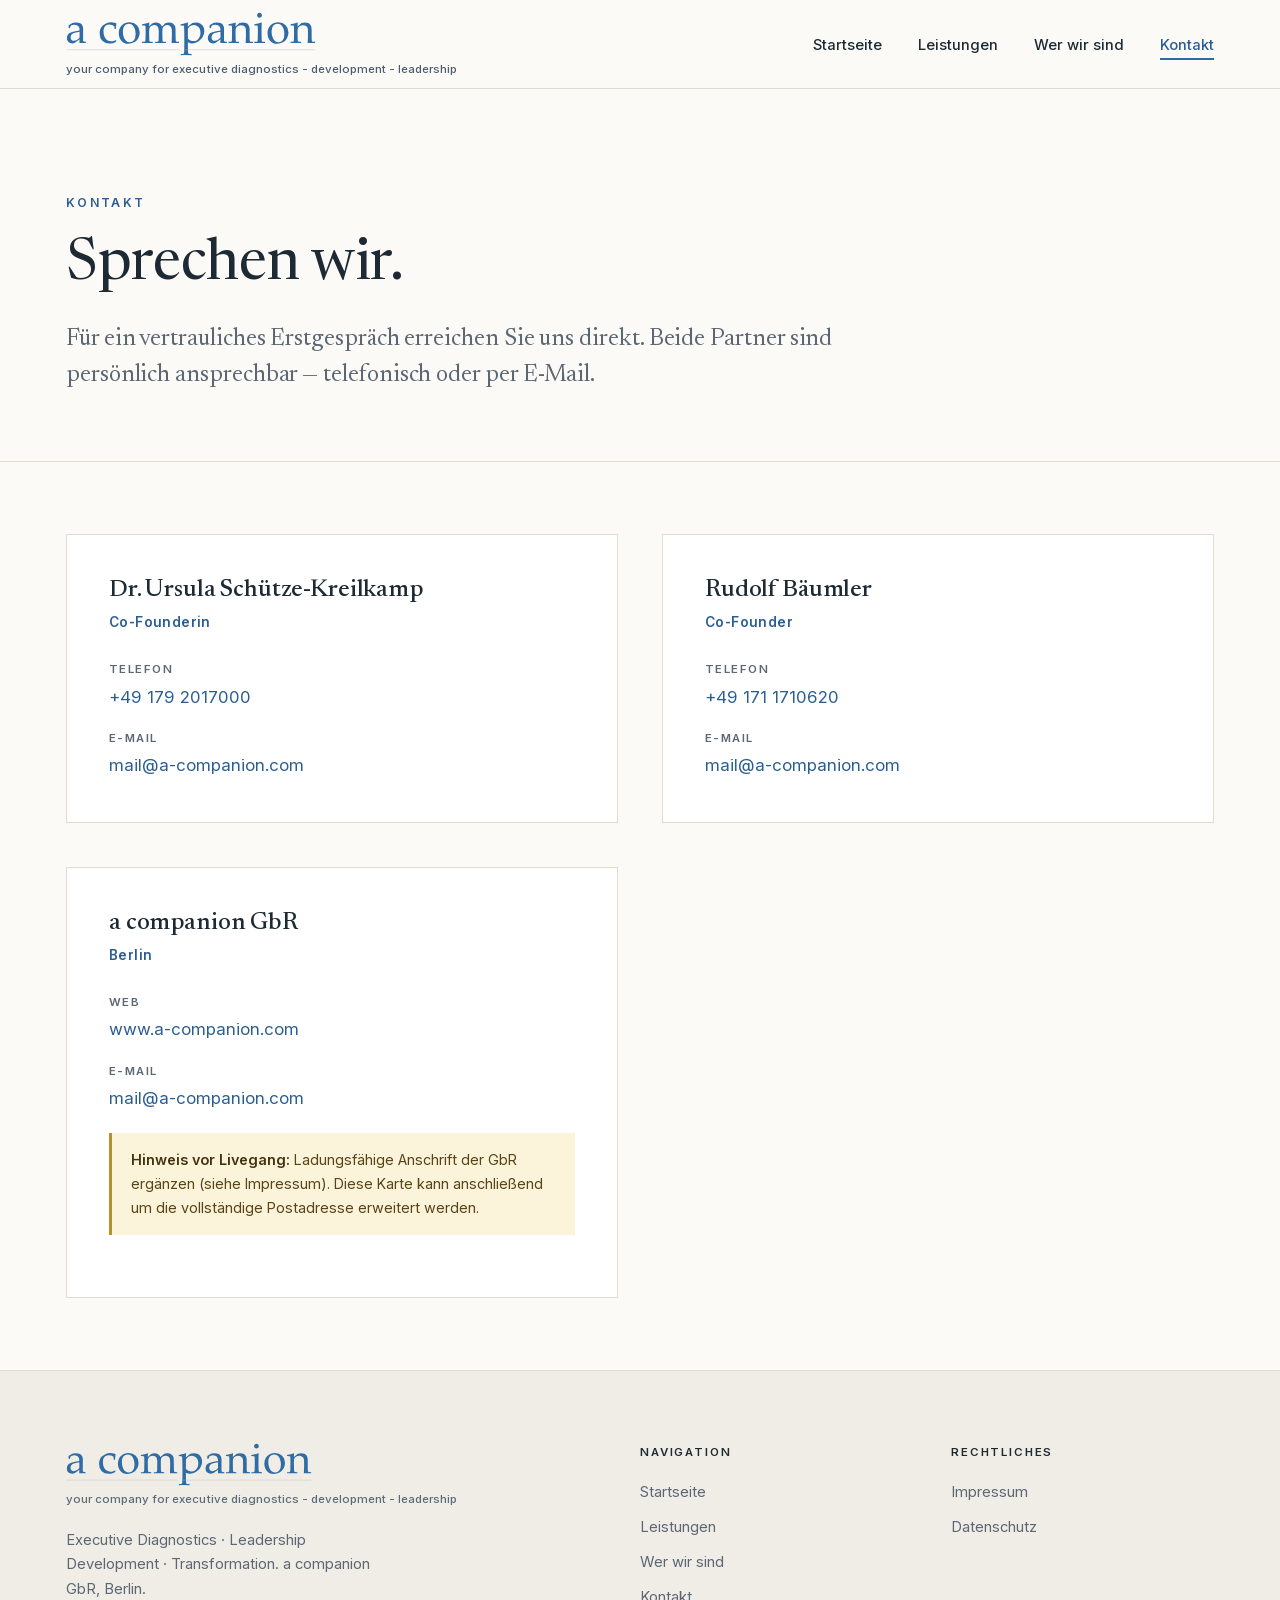
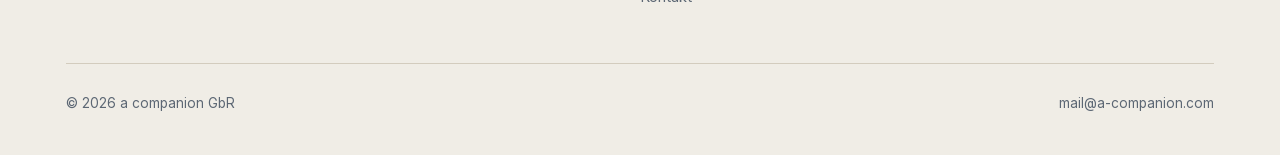
<file: kontakt.html>
<!DOCTYPE html>
<html lang="de">
<head>
<meta charset="utf-8">
<meta name="viewport" content="width=device-width, initial-scale=1">
<title>Kontakt — a companion</title>
<meta name="description" content="Kontakt zu a companion, Berlin: Dr. Ursula Schütze-Kreilkamp und Rudolf Bäumler. Für ein vertrauliches Erstgespräch telefonisch oder per E-Mail.">
<link rel="canonical" href="https://www.a-companion.com/kontakt.html">
<meta property="og:type" content="website">
<meta property="og:locale" content="de_DE">
<meta property="og:site_name" content="a companion">
<meta property="og:title" content="Kontakt — a companion">
<meta property="og:description" content="Für ein vertrauliches Erstgespräch erreichen Sie uns direkt — telefonisch oder per E-Mail.">
<meta property="og:url" content="https://www.a-companion.com/kontakt.html">
<link rel="icon" href="favicon.svg" type="image/svg+xml">
<link rel="preload" href="assets/fonts/newsreader-normal-latin.woff2" as="font" type="font/woff2" crossorigin>
<link rel="preload" href="assets/fonts/inter-var-latin.woff2" as="font" type="font/woff2" crossorigin>
<link rel="stylesheet" href="assets/css/style.css">
</head>
<body>

<a class="skip-link" href="#main">Zum Inhalt springen</a>

<header class="site-header">
  <div class="container site-header__inner">
    <a class="site-logo" href="index.html" aria-label="a companion — your company for executive diagnostics, development, leadership">
      <img src="assets/img/logo-a-companion.svg" alt="" width="202" height="35">
      <span class="logo-tag">your company for executive diagnostics - development - leadership</span>
    </a>
    <button class="nav-toggle" aria-expanded="false" aria-controls="nav">Menü</button>
    <nav class="nav" id="nav" aria-label="Hauptnavigation">
      <ul>
        <li><a href="index.html">Startseite</a></li>
        <li><a href="leistungen.html">Leistungen</a></li>
        <li><a href="wer-wir-sind.html">Wer wir sind</a></li>
        <li><a href="kontakt.html" aria-current="page">Kontakt</a></li>
      </ul>
    </nav>
  </div>
</header>

<main id="main">

  <section class="page-head">
    <div class="container">
      <p class="eyebrow">Kontakt</p>
      <h1>Sprechen wir.</h1>
      <p class="lede measure">
        Für ein vertrauliches Erstgespräch erreichen Sie uns direkt. Beide
        Partner sind persönlich ansprechbar — telefonisch oder per E-Mail.
      </p>
    </div>
  </section>

  <section class="section section--tight">
    <div class="container">
      <div class="grid grid--2">

        <article class="contact-card">
          <h3>Dr. Ursula Schütze-Kreilkamp</h3>
          <p class="contact-card__role">Co-Founderin</p>
          <dl>
            <dt>Telefon</dt>
            <dd><a href="tel:+491792017000">+49 179 2017000</a></dd>
            <dt>E-Mail</dt>
            <dd><a href="mailto:mail@a-companion.com">mail@a-companion.com</a></dd>
          </dl>
        </article>

        <article class="contact-card">
          <h3>Rudolf Bäumler</h3>
          <p class="contact-card__role">Co-Founder</p>
          <dl>
            <dt>Telefon</dt>
            <dd><a href="tel:+491711710620">+49 171 1710620</a></dd>
            <dt>E-Mail</dt>
            <dd><a href="mailto:mail@a-companion.com">mail@a-companion.com</a></dd>
          </dl>
        </article>

        <article class="contact-card">
          <h3>a companion GbR</h3>
          <p class="contact-card__role">Berlin</p>
          <dl>
            <dt>Web</dt>
            <dd><a href="https://www.a-companion.com">www.a-companion.com</a></dd>
            <dt>E-Mail</dt>
            <dd><a href="mailto:mail@a-companion.com">mail@a-companion.com</a></dd>
          </dl>
          <div class="todo">
            <strong>Hinweis vor Livegang:</strong> Ladungsfähige Anschrift der GbR
            ergänzen (siehe Impressum). Diese Karte kann anschließend um die
            vollständige Postadresse erweitert werden.
          </div>
        </article>
      </div>
    </div>
  </section>

</main>

<footer class="site-footer">
  <div class="container">
    <div class="site-footer__grid">
      <div class="site-footer__brand">
        <span class="site-footer__logo">
          <img src="assets/img/logo-a-companion.svg" alt="" width="216" height="38" loading="lazy">
          <span class="logo-tag">your company for executive diagnostics - development - leadership</span>
        </span>
        <p>Executive Diagnostics · Leadership Development · Transformation. a companion GbR, Berlin.</p>
      </div>
      <div>
        <p class="footer-head">Navigation</p>
        <ul>
          <li><a href="index.html">Startseite</a></li>
          <li><a href="leistungen.html">Leistungen</a></li>
          <li><a href="wer-wir-sind.html">Wer wir sind</a></li>
          <li><a href="kontakt.html">Kontakt</a></li>
        </ul>
      </div>
      <div>
        <p class="footer-head">Rechtliches</p>
        <ul>
          <li><a href="impressum.html">Impressum</a></li>
          <li><a href="datenschutz.html">Datenschutz</a></li>
        </ul>
      </div>
    </div>
    <div class="site-footer__bottom">
      <span>© 2026 a companion GbR</span>
      <span><a href="mailto:mail@a-companion.com">mail@a-companion.com</a></span>
    </div>
  </div>
</footer>

<script src="assets/js/nav.js" defer></script>
</body>
</html>
</file>
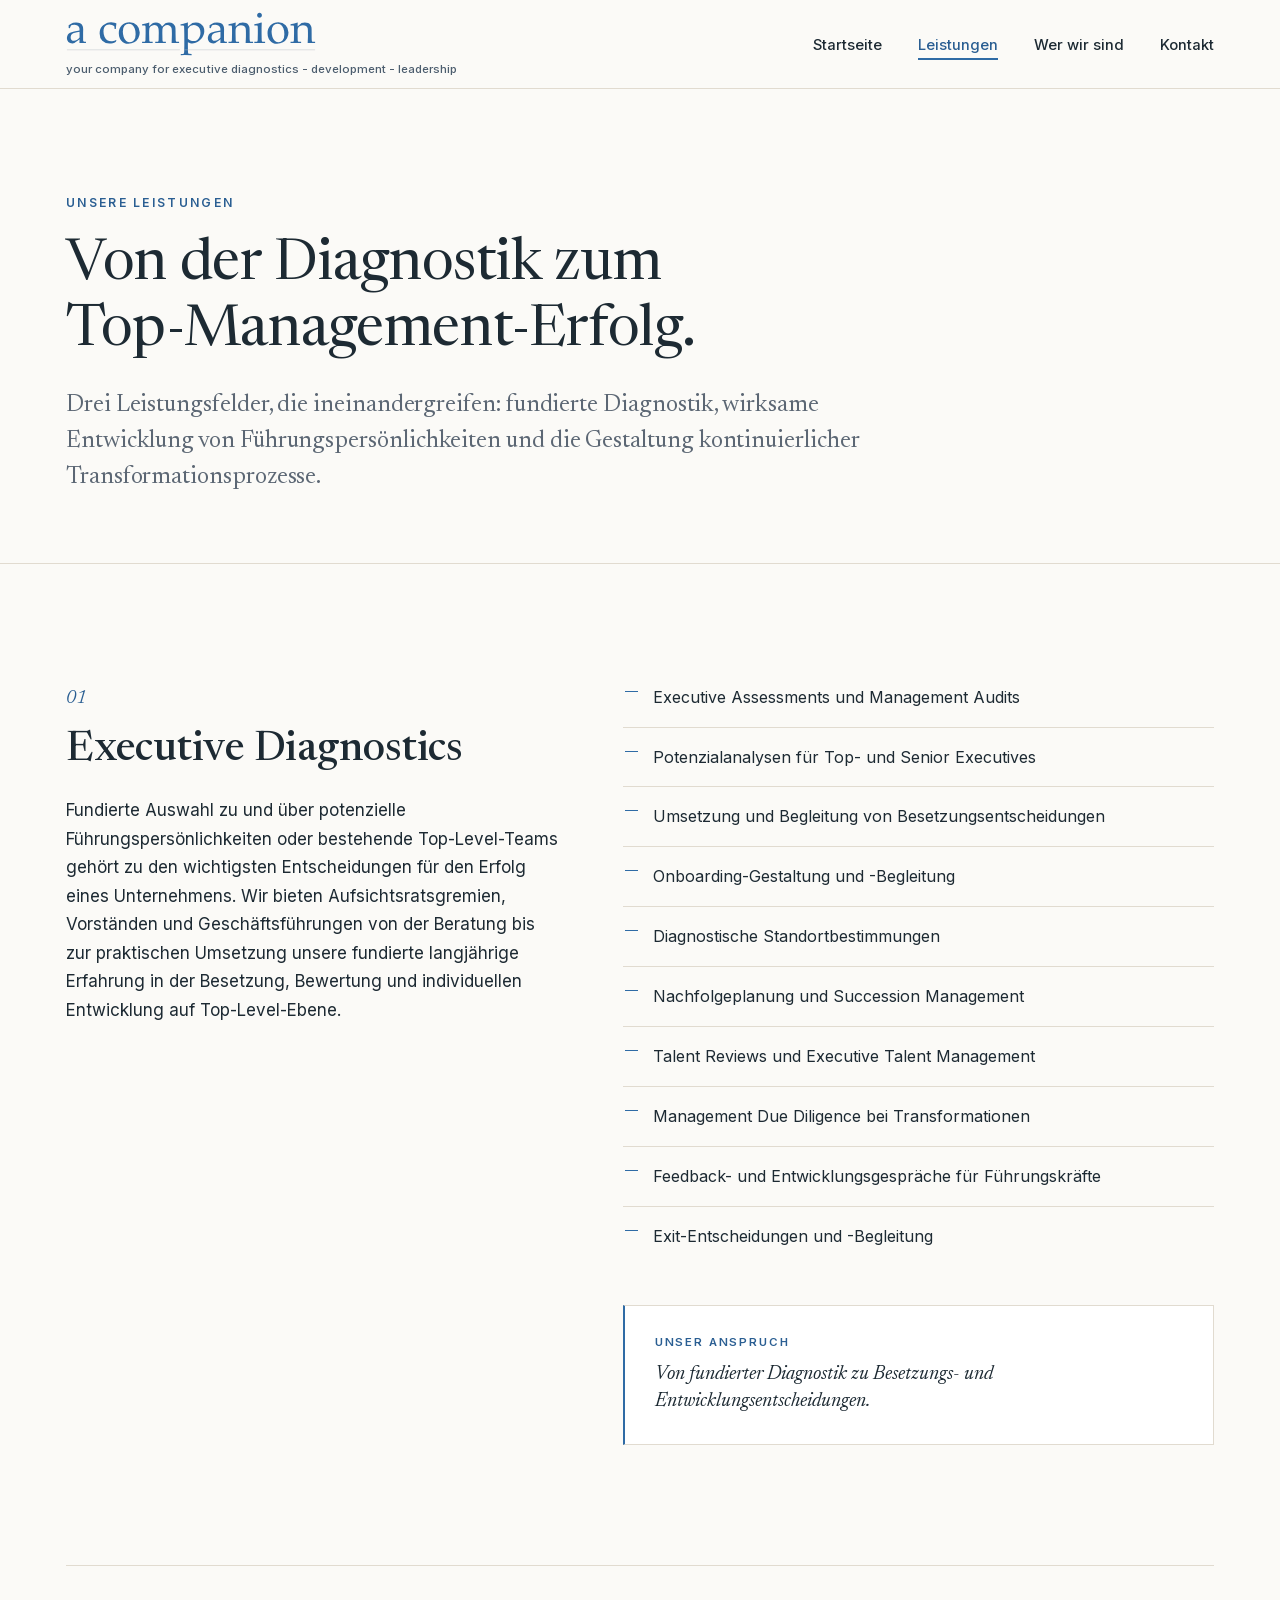
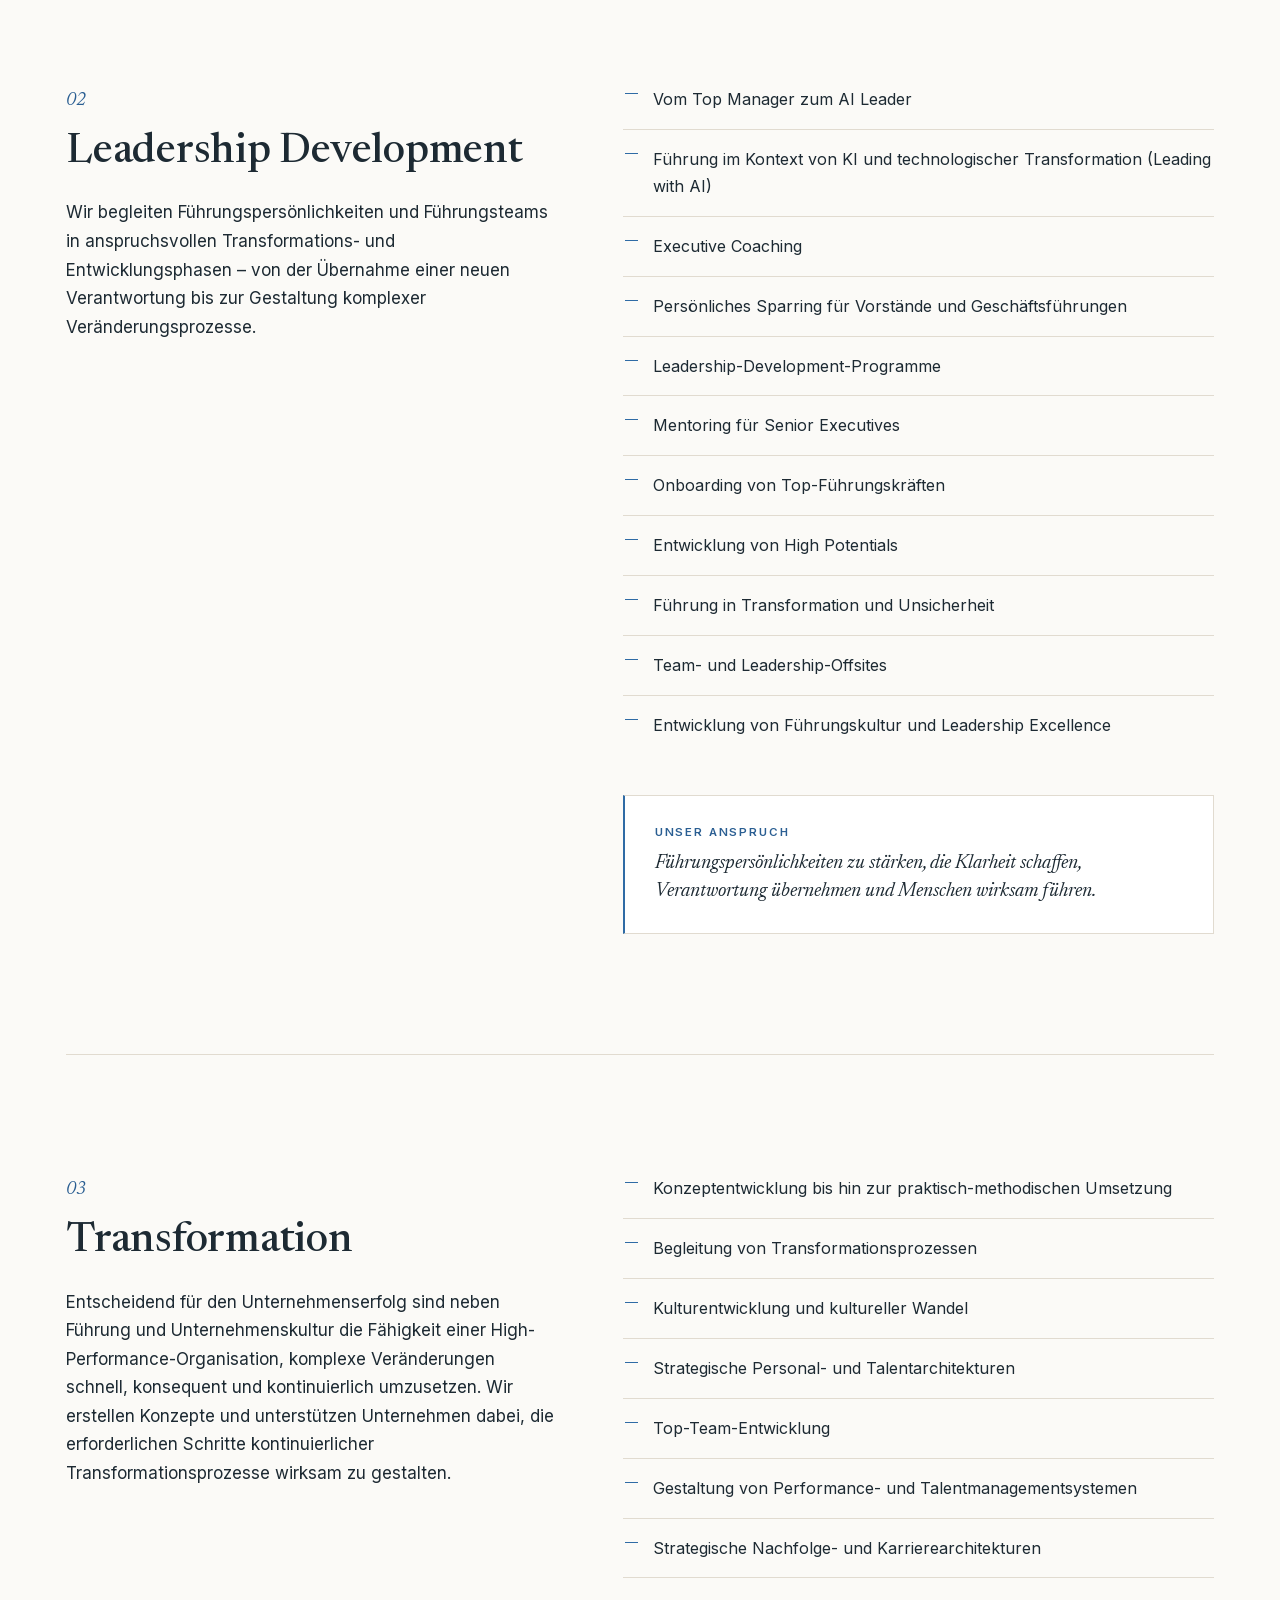
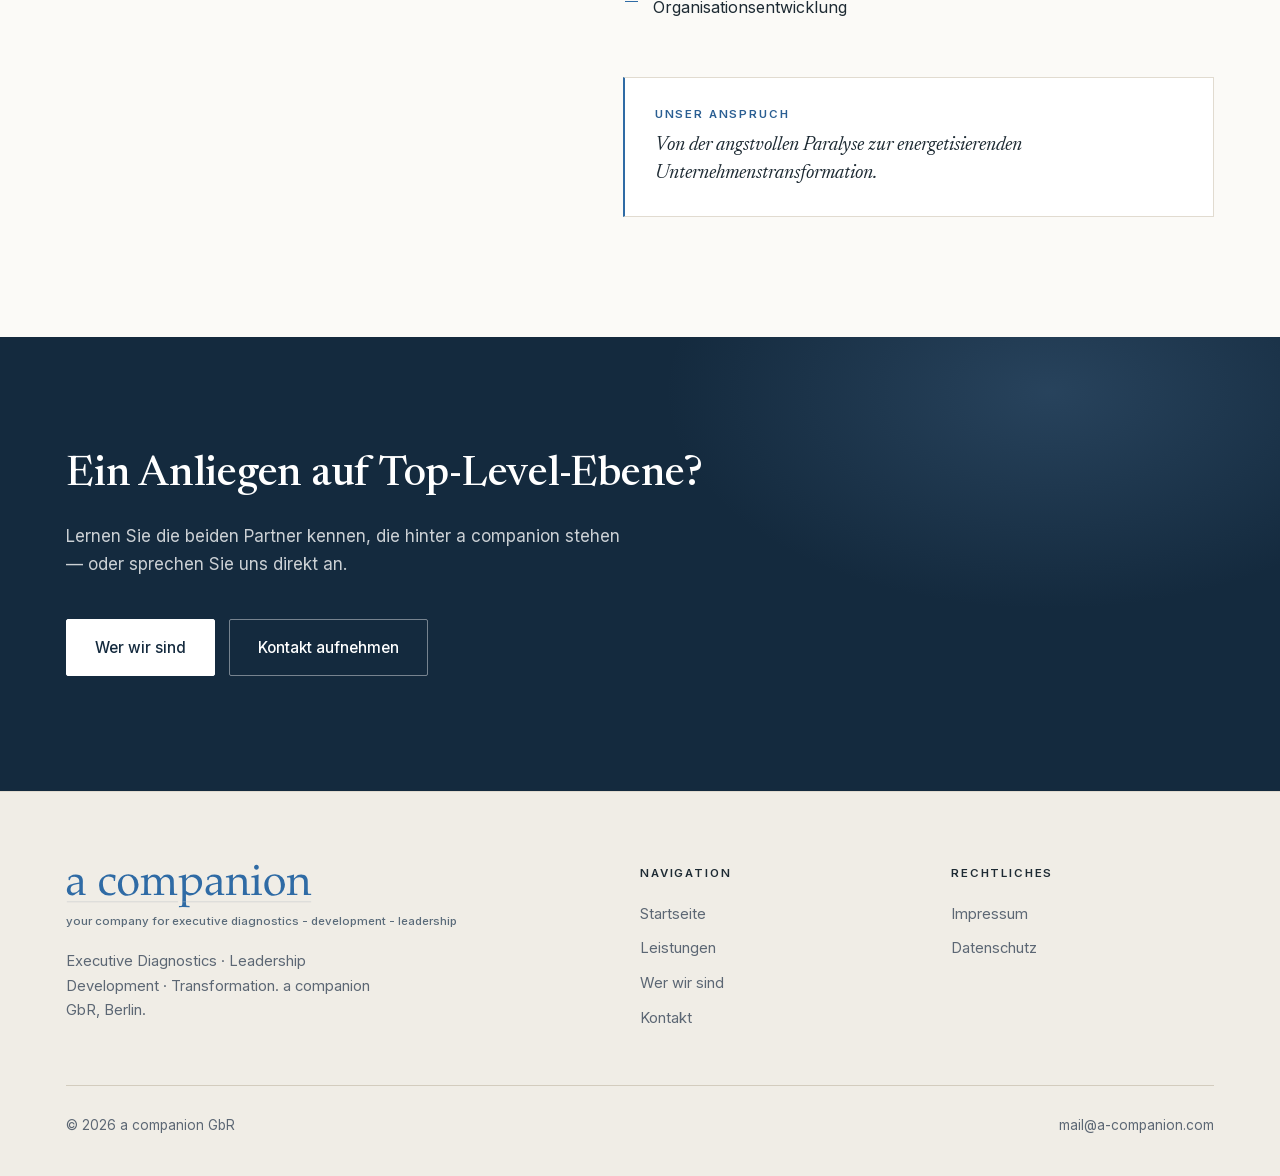
<file: leistungen.html>
<!DOCTYPE html>
<html lang="de">
<head>
<meta charset="utf-8">
<meta name="viewport" content="width=device-width, initial-scale=1">
<title>Leistungen — a companion</title>
<meta name="description" content="Executive Diagnostics, Leadership Development und Transformation: unsere Leistungen für Aufsichtsräte, Vorstände und Geschäftsführungen auf Top-Level-Ebene.">
<link rel="canonical" href="https://www.a-companion.com/leistungen.html">
<meta property="og:type" content="website">
<meta property="og:locale" content="de_DE">
<meta property="og:site_name" content="a companion">
<meta property="og:title" content="Leistungen — a companion">
<meta property="og:description" content="Executive Diagnostics, Leadership Development und Transformation — von der Diagnostik über die Entwicklungsperspektiven bis zum Top-Management-Erfolg.">
<meta property="og:url" content="https://www.a-companion.com/leistungen.html">
<link rel="icon" href="favicon.svg" type="image/svg+xml">
<link rel="preload" href="assets/fonts/newsreader-normal-latin.woff2" as="font" type="font/woff2" crossorigin>
<link rel="preload" href="assets/fonts/inter-var-latin.woff2" as="font" type="font/woff2" crossorigin>
<link rel="stylesheet" href="assets/css/style.css">
</head>
<body>

<a class="skip-link" href="#main">Zum Inhalt springen</a>

<header class="site-header">
  <div class="container site-header__inner">
    <a class="site-logo" href="index.html" aria-label="a companion — your company for executive diagnostics, development, leadership">
      <img src="assets/img/logo-a-companion.svg" alt="" width="202" height="35">
      <span class="logo-tag">your company for executive diagnostics - development - leadership</span>
    </a>
    <button class="nav-toggle" aria-expanded="false" aria-controls="nav">Menü</button>
    <nav class="nav" id="nav" aria-label="Hauptnavigation">
      <ul>
        <li><a href="index.html">Startseite</a></li>
        <li><a href="leistungen.html" aria-current="page">Leistungen</a></li>
        <li><a href="wer-wir-sind.html">Wer wir sind</a></li>
        <li><a href="kontakt.html">Kontakt</a></li>
      </ul>
    </nav>
  </div>
</header>

<main id="main">

  <section class="page-head">
    <div class="container">
      <p class="eyebrow">Unsere Leistungen</p>
      <h1>Von der Diagnostik zum Top-Management-Erfolg.</h1>
      <p class="lede measure">
        Drei Leistungsfelder, die ineinandergreifen: fundierte Diagnostik,
        wirksame Entwicklung von Führungspersönlichkeiten und die Gestaltung
        kontinuierlicher Transformationsprozesse.
      </p>
    </div>
  </section>

  <div class="container">

    <!-- Executive Diagnostics ---------------------------------------------->
    <section class="service" id="executive-diagnostics">
      <div class="service__grid">
        <div class="service__intro">
          <p class="service__num">01</p>
          <h2>Executive Diagnostics</h2>
          <p class="measure">
            Fundierte Auswahl zu und über potenzielle Führungspersönlichkeiten
            oder bestehende Top-Level-Teams gehört zu den wichtigsten
            Entscheidungen für den Erfolg eines Unternehmens. Wir bieten
            Aufsichtsratsgremien, Vorständen und Geschäftsführungen von der
            Beratung bis zur praktischen Umsetzung unsere fundierte langjährige
            Erfahrung in der Besetzung, Bewertung und individuellen Entwicklung
            auf Top-Level-Ebene.
          </p>
        </div>
        <div>
          <ul class="checklist">
            <li>Executive Assessments und Management Audits</li>
            <li>Potenzialanalysen für Top- und Senior Executives</li>
            <li>Umsetzung und Begleitung von Besetzungsentscheidungen</li>
            <li>Onboarding-Gestaltung und -Begleitung</li>
            <li>Diagnostische Standortbestimmungen</li>
            <li>Nachfolgeplanung und Succession Management</li>
            <li>Talent Reviews und Executive Talent Management</li>
            <li>Management Due Diligence bei Transformationen</li>
            <li>Feedback- und Entwicklungsgespräche für Führungskräfte</li>
            <li>Exit-Entscheidungen und -Begleitung</li>
          </ul>
          <div class="claim-box">
            <p class="claim-box__label">Unser Anspruch</p>
            <p class="claim-box__quote">Von fundierter Diagnostik zu Besetzungs- und Entwicklungsentscheidungen.</p>
          </div>
        </div>
      </div>
    </section>

    <!-- Leadership Development ---------------------------------------------->
    <section class="service" id="leadership-development">
      <div class="service__grid">
        <div class="service__intro">
          <p class="service__num">02</p>
          <h2>Leadership Development</h2>
          <p class="measure">
            Wir begleiten Führungspersönlichkeiten und Führungsteams in
            anspruchsvollen Transformations- und Entwicklungsphasen – von der
            Übernahme einer neuen Verantwortung bis zur Gestaltung komplexer
            Veränderungsprozesse.
          </p>
        </div>
        <div>
          <ul class="checklist">
            <li>Vom Top Manager zum AI Leader</li>
            <li>Führung im Kontext von KI und technologischer Transformation (Leading with AI)</li>
            <li>Executive Coaching</li>
            <li>Persönliches Sparring für Vorstände und Geschäftsführungen</li>
            <li>Leadership-Development-Programme</li>
            <li>Mentoring für Senior Executives</li>
            <li>Onboarding von Top-Führungskräften</li>
            <li>Entwicklung von High Potentials</li>
            <li>Führung in Transformation und Unsicherheit</li>
            <li>Team- und Leadership-Offsites</li>
            <li>Entwicklung von Führungskultur und Leadership Excellence</li>
          </ul>
          <div class="claim-box">
            <p class="claim-box__label">Unser Anspruch</p>
            <p class="claim-box__quote">Führungspersönlichkeiten zu stärken, die Klarheit schaffen, Verantwortung übernehmen und Menschen wirksam führen.</p>
          </div>
        </div>
      </div>
    </section>

    <!-- Transformation ----------------------------------------------------->
    <section class="service" id="transformation">
      <div class="service__grid">
        <div class="service__intro">
          <p class="service__num">03</p>
          <h2>Transformation</h2>
          <p class="measure">
            Entscheidend für den Unternehmenserfolg sind neben Führung und
            Unternehmenskultur die Fähigkeit einer High-Performance-Organisation,
            komplexe Veränderungen schnell, konsequent und kontinuierlich
            umzusetzen. Wir erstellen Konzepte und unterstützen Unternehmen
            dabei, die erforderlichen Schritte kontinuierlicher
            Transformationsprozesse wirksam zu gestalten.
          </p>
          <!-- TODO Kunde: Originalvorlage "die erforderlichen Seiten" — hier
               vorläufig als "Schritte" gesetzt. Bitte final bestätigen. -->
        </div>
        <div>
          <ul class="checklist">
            <li>Konzeptentwicklung bis hin zur praktisch-methodischen Umsetzung</li>
            <li>Begleitung von Transformationsprozessen</li>
            <li>Kulturentwicklung und kultureller Wandel</li>
            <li>Strategische Personal- und Talentarchitekturen</li>
            <li>Top-Team-Entwicklung</li>
            <li>Gestaltung von Performance- und Talentmanagementsystemen</li>
            <li>Strategische Nachfolge- und Karrierearchitekturen</li>
            <li>Organisationsentwicklung</li>
          </ul>
          <div class="claim-box">
            <p class="claim-box__label">Unser Anspruch</p>
            <p class="claim-box__quote">Von der angstvollen Paralyse zur energetisierenden Unternehmenstransformation.</p>
          </div>
        </div>
      </div>
    </section>

  </div>

  <!-- CTA ------------------------------------------------------------------->
  <section class="cta">
    <div class="container">
      <h2>Ein Anliegen auf Top-Level-Ebene?</h2>
      <p>Lernen Sie die beiden Partner kennen, die hinter a companion stehen — oder sprechen Sie uns direkt an.</p>
      <div class="btn-row">
        <a class="btn btn--primary" href="wer-wir-sind.html">Wer wir sind</a>
        <a class="btn btn--ghost" href="kontakt.html">Kontakt aufnehmen</a>
      </div>
    </div>
  </section>

</main>

<footer class="site-footer">
  <div class="container">
    <div class="site-footer__grid">
      <div class="site-footer__brand">
        <span class="site-footer__logo">
          <img src="assets/img/logo-a-companion.svg" alt="" width="216" height="38" loading="lazy">
          <span class="logo-tag">your company for executive diagnostics - development - leadership</span>
        </span>
        <p>Executive Diagnostics · Leadership Development · Transformation. a companion GbR, Berlin.</p>
      </div>
      <div>
        <p class="footer-head">Navigation</p>
        <ul>
          <li><a href="index.html">Startseite</a></li>
          <li><a href="leistungen.html">Leistungen</a></li>
          <li><a href="wer-wir-sind.html">Wer wir sind</a></li>
          <li><a href="kontakt.html">Kontakt</a></li>
        </ul>
      </div>
      <div>
        <p class="footer-head">Rechtliches</p>
        <ul>
          <li><a href="impressum.html">Impressum</a></li>
          <li><a href="datenschutz.html">Datenschutz</a></li>
        </ul>
      </div>
    </div>
    <div class="site-footer__bottom">
      <span>© 2026 a companion GbR</span>
      <span><a href="mailto:mail@a-companion.com">mail@a-companion.com</a></span>
    </div>
  </div>
</footer>

<script src="assets/js/nav.js" defer></script>
</body>
</html>
</file>
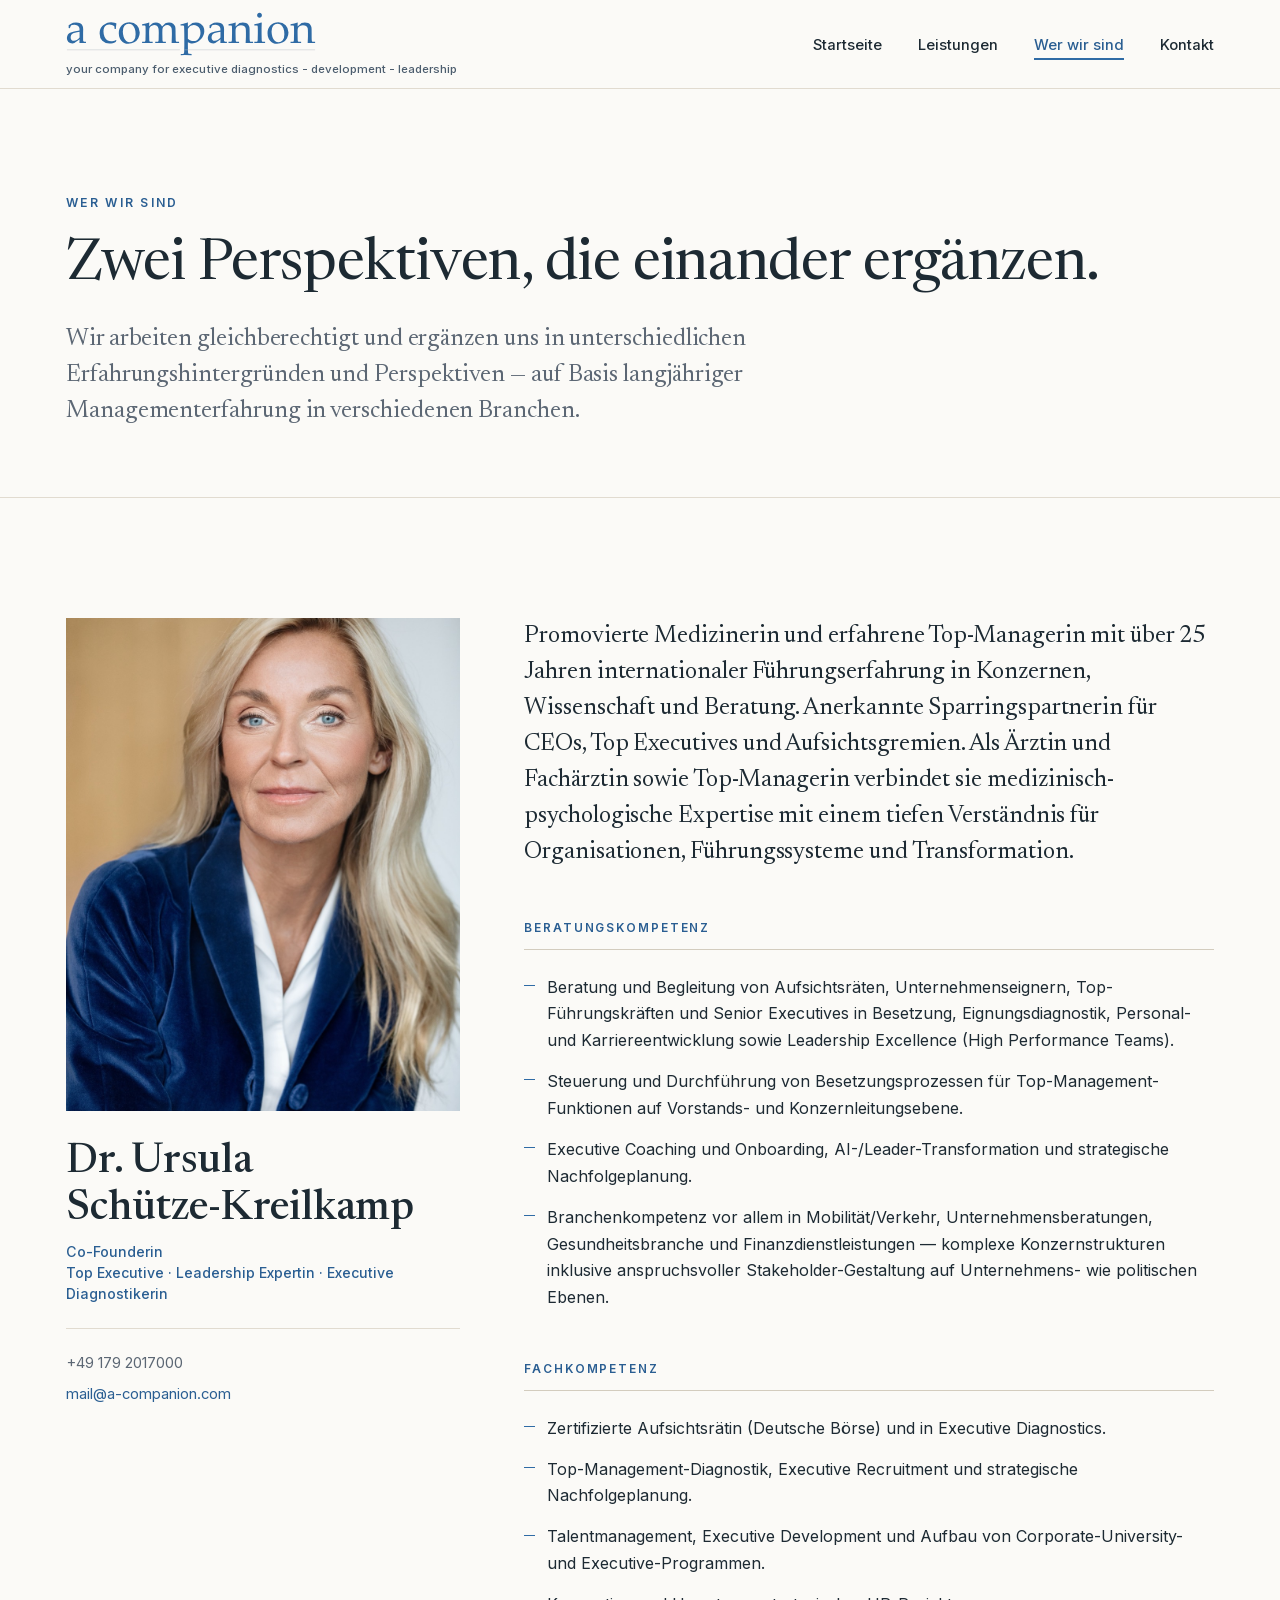
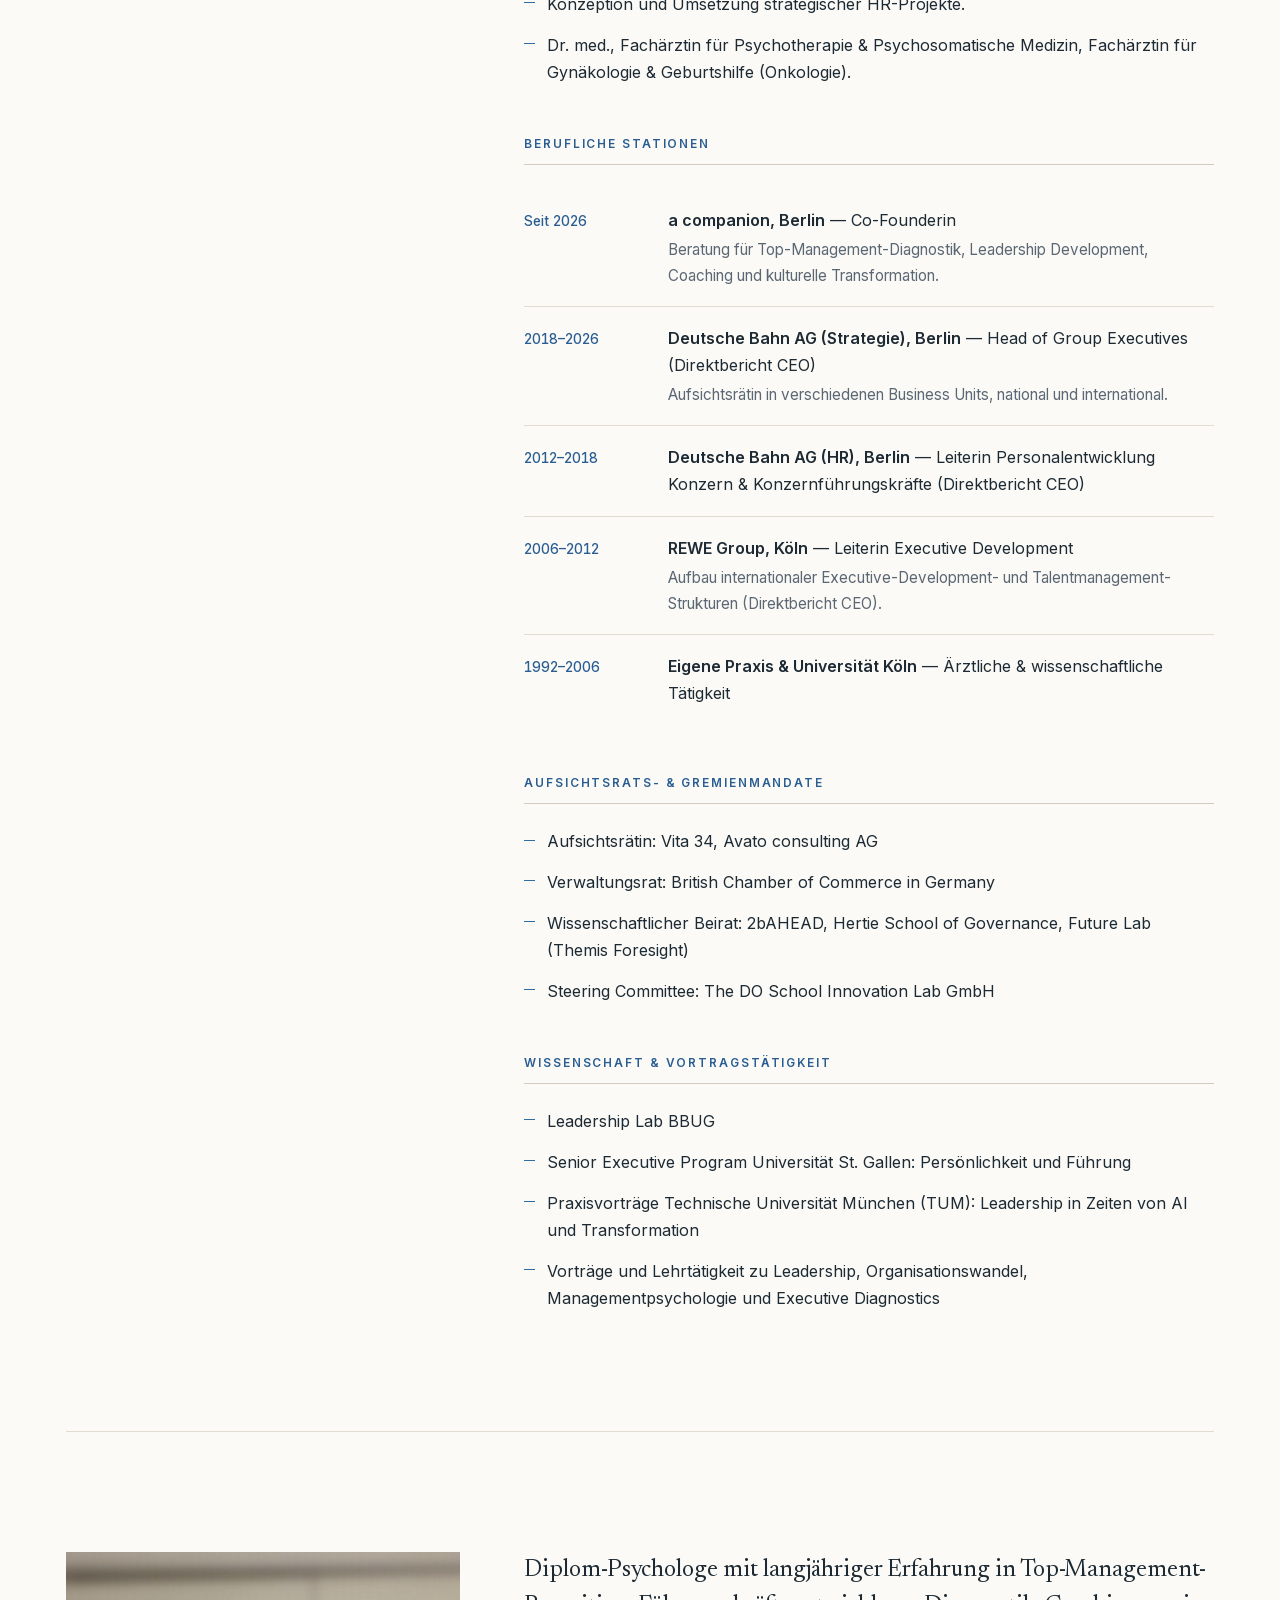
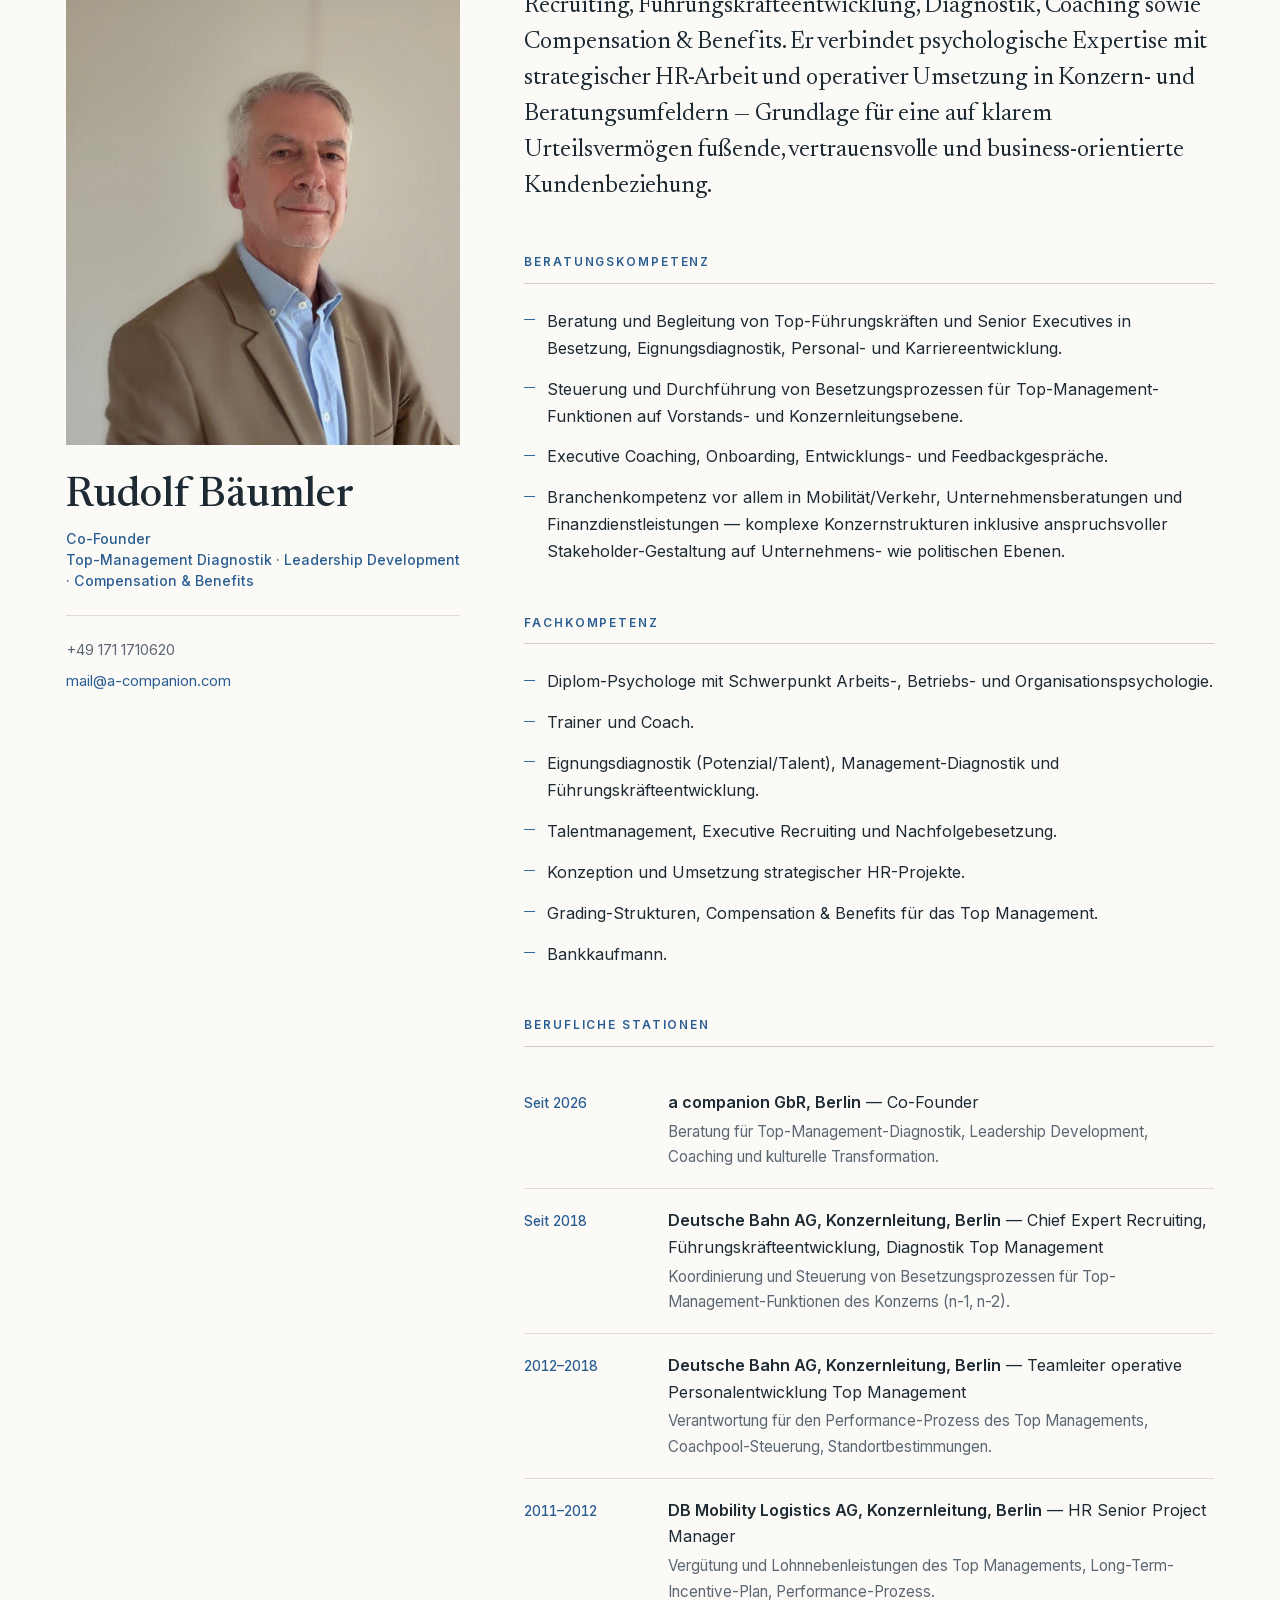
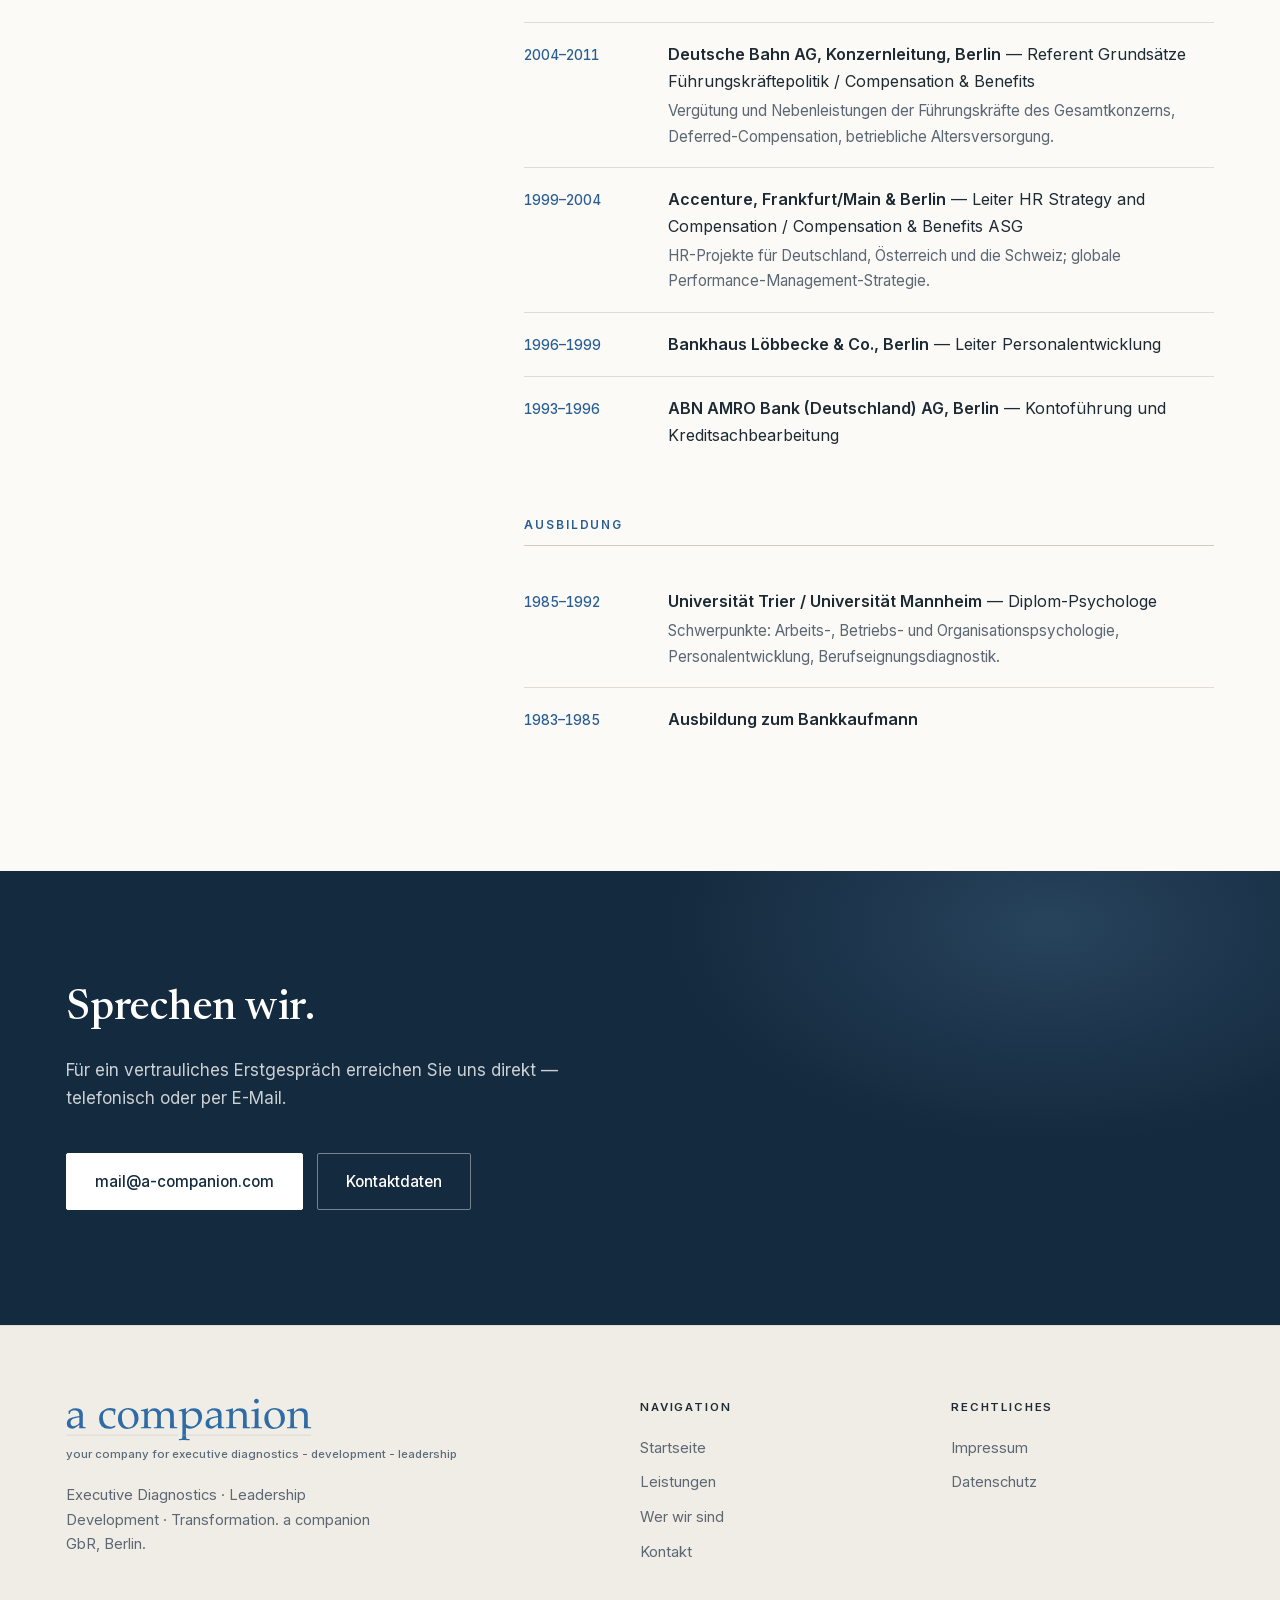
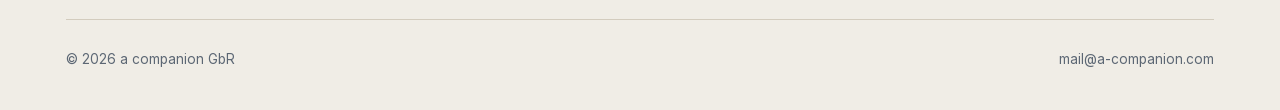
<file: wer-wir-sind.html>
<!DOCTYPE html>
<html lang="de">
<head>
<meta charset="utf-8">
<meta name="viewport" content="width=device-width, initial-scale=1">
<title>Wer wir sind — a companion</title>
<meta name="description" content="Dr. Ursula Schütze-Kreilkamp und Rudolf Bäumler: zwei Partner mit langjähriger Erfahrung auf Konzernleitungs-, Vorstands- und Aufsichtsratsebene.">
<link rel="canonical" href="https://www.a-companion.com/wer-wir-sind.html">
<meta property="og:type" content="website">
<meta property="og:locale" content="de_DE">
<meta property="og:site_name" content="a companion">
<meta property="og:title" content="Wer wir sind — a companion">
<meta property="og:description" content="Zwei Partner mit langjähriger Erfahrung auf Konzernleitungs-, Vorstands- und Aufsichtsratsebene.">
<meta property="og:url" content="https://www.a-companion.com/wer-wir-sind.html">
<link rel="icon" href="favicon.svg" type="image/svg+xml">
<link rel="preload" href="assets/fonts/newsreader-normal-latin.woff2" as="font" type="font/woff2" crossorigin>
<link rel="preload" href="assets/fonts/inter-var-latin.woff2" as="font" type="font/woff2" crossorigin>
<link rel="stylesheet" href="assets/css/style.css">
</head>
<body>

<a class="skip-link" href="#main">Zum Inhalt springen</a>

<header class="site-header">
  <div class="container site-header__inner">
    <a class="site-logo" href="index.html" aria-label="a companion — your company for executive diagnostics, development, leadership">
      <img src="assets/img/logo-a-companion.svg" alt="" width="202" height="35">
      <span class="logo-tag">your company for executive diagnostics - development - leadership</span>
    </a>
    <button class="nav-toggle" aria-expanded="false" aria-controls="nav">Menü</button>
    <nav class="nav" id="nav" aria-label="Hauptnavigation">
      <ul>
        <li><a href="index.html">Startseite</a></li>
        <li><a href="leistungen.html">Leistungen</a></li>
        <li><a href="wer-wir-sind.html" aria-current="page">Wer wir sind</a></li>
        <li><a href="kontakt.html">Kontakt</a></li>
      </ul>
    </nav>
  </div>
</header>

<main id="main">

  <section class="page-head">
    <div class="container">
      <p class="eyebrow">Wer wir sind</p>
      <h1>Zwei Perspektiven, die einander ergänzen.</h1>
      <p class="lede measure">
        Wir arbeiten gleichberechtigt und ergänzen uns in unterschiedlichen
        Erfahrungshintergründen und Perspektiven — auf Basis langjähriger
        Managementerfahrung in verschiedenen Branchen.
      </p>
    </div>
  </section>

  <div class="container">

    <!-- Dr. Ursula Schütze-Kreilkamp ---------------------------------------->
    <section class="profile" id="ursula-schuetze-kreilkamp">
      <div class="profile__grid">
        <aside class="profile__aside">
          <div class="profile__photo">
            <img src="assets/img/ursula-schuetze-kreilkamp.jpg"
                 alt="Porträt von Dr. Ursula Schütze-Kreilkamp"
                 width="1000" height="1250" loading="lazy">
          </div>
          <h2 class="profile__name">Dr. Ursula Schütze-Kreilkamp</h2>
          <p class="profile__role">Co-Founderin<br>Top Executive · Leadership Expertin · Executive Diagnostikerin</p>
          <ul class="profile__contact">
            <li>+49 179 2017000</li>
            <li><a href="mailto:mail@a-companion.com">mail@a-companion.com</a></li>
          </ul>
        </aside>

        <div>
          <div class="block">
            <p class="lede">
              Promovierte Medizinerin und erfahrene Top-Managerin mit über 25
              Jahren internationaler Führungserfahrung in Konzernen, Wissenschaft
              und Beratung. Anerkannte Sparringspartnerin für CEOs, Top
              Executives und Aufsichtsgremien. Als Ärztin und Fachärztin sowie
              Top-Managerin verbindet sie medizinisch-psychologische Expertise
              mit einem tiefen Verständnis für Organisationen, Führungssysteme
              und Transformation.
            </p>
          </div>

          <div class="block">
            <h3 class="block__title">Beratungskompetenz</h3>
            <ul class="bullets">
              <li>Beratung und Begleitung von Aufsichtsräten, Unternehmenseignern, Top-Führungskräften und Senior Executives in Besetzung, Eignungsdiagnostik, Personal- und Karriereentwicklung sowie Leadership Excellence (High Performance Teams).</li>
              <li>Steuerung und Durchführung von Besetzungsprozessen für Top-Management-Funktionen auf Vorstands- und Konzernleitungsebene.</li>
              <li>Executive Coaching und Onboarding, AI-/Leader-Transformation und strategische Nachfolgeplanung.</li>
              <li>Branchenkompetenz vor allem in Mobilität/Verkehr, Unternehmensberatungen, Gesundheitsbranche und Finanzdienstleistungen — komplexe Konzernstrukturen inklusive anspruchsvoller Stakeholder-Gestaltung auf Unternehmens- wie politischen Ebenen.</li>
            </ul>
          </div>

          <div class="block">
            <h3 class="block__title">Fachkompetenz</h3>
            <ul class="bullets">
              <li>Zertifizierte Aufsichtsrätin (Deutsche Börse) und in Executive Diagnostics.</li>
              <li>Top-Management-Diagnostik, Executive Recruitment und strategische Nachfolgeplanung.</li>
              <li>Talentmanagement, Executive Development und Aufbau von Corporate-University- und Executive-Programmen.</li>
              <li>Konzeption und Umsetzung strategischer HR-Projekte.</li>
              <li>Dr. med., Fachärztin für Psychotherapie &amp; Psychosomatische Medizin, Fachärztin für Gynäkologie &amp; Geburtshilfe (Onkologie).</li>
            </ul>
          </div>

          <div class="block">
            <h3 class="block__title">Berufliche Stationen</h3>
            <ul class="timeline">
              <li>
                <span class="timeline__when">Seit 2026</span>
                <span class="timeline__what"><strong>a companion, Berlin</strong> — Co-Founderin
                  <span>Beratung für Top-Management-Diagnostik, Leadership Development, Coaching und kulturelle Transformation.</span></span>
              </li>
              <li>
                <span class="timeline__when">2018–2026</span>
                <span class="timeline__what"><strong>Deutsche Bahn AG (Strategie), Berlin</strong> — Head of Group Executives (Direktbericht CEO)
                  <span>Aufsichtsrätin in verschiedenen Business Units, national und international.</span></span>
              </li>
              <li>
                <span class="timeline__when">2012–2018</span>
                <span class="timeline__what"><strong>Deutsche Bahn AG (HR), Berlin</strong> — Leiterin Personalentwicklung Konzern &amp; Konzernführungskräfte (Direktbericht CEO)</span>
              </li>
              <li>
                <span class="timeline__when">2006–2012</span>
                <span class="timeline__what"><strong>REWE Group, Köln</strong> — Leiterin Executive Development
                  <span>Aufbau internationaler Executive-Development- und Talentmanagement-Strukturen (Direktbericht CEO).</span></span>
              </li>
              <li>
                <span class="timeline__when">1992–2006</span>
                <span class="timeline__what"><strong>Eigene Praxis &amp; Universität Köln</strong> — Ärztliche &amp; wissenschaftliche Tätigkeit</span>
              </li>
            </ul>
          </div>

          <div class="block">
            <h3 class="block__title">Aufsichtsrats- &amp; Gremienmandate</h3>
            <ul class="bullets">
              <li>Aufsichtsrätin: Vita 34, Avato consulting AG</li>
              <li>Verwaltungsrat: British Chamber of Commerce in Germany</li>
              <li>Wissenschaftlicher Beirat: 2bAHEAD, Hertie School of Governance, Future Lab (Themis Foresight)</li>
              <li>Steering Committee: The DO School Innovation Lab GmbH</li>
            </ul>
          </div>

          <div class="block">
            <h3 class="block__title">Wissenschaft &amp; Vortragstätigkeit</h3>
            <ul class="bullets">
              <li>Leadership Lab BBUG</li>
              <li>Senior Executive Program Universität St. Gallen: Persönlichkeit und Führung</li>
              <li>Praxisvorträge Technische Universität München (TUM): Leadership in Zeiten von AI und Transformation</li>
              <li>Vorträge und Lehrtätigkeit zu Leadership, Organisationswandel, Managementpsychologie und Executive Diagnostics</li>
            </ul>
          </div>
        </div>
      </div>
    </section>

    <!-- Rudolf Bäumler ------------------------------------------------------>
    <section class="profile" id="rudolf-baeumler">
      <div class="profile__grid">
        <aside class="profile__aside">
          <div class="profile__photo">
            <img src="assets/img/rudolf-baeumler.jpg"
                 alt="Porträt von Rudolf Bäumler"
                 width="1000" height="1321" loading="lazy">
          </div>
          <h2 class="profile__name">Rudolf Bäumler</h2>
          <p class="profile__role">Co-Founder<br>Top-Management Diagnostik · Leadership Development · Compensation &amp; Benefits</p>
          <ul class="profile__contact">
            <li>+49 171 1710620</li>
            <li><a href="mailto:mail@a-companion.com">mail@a-companion.com</a></li>
          </ul>
        </aside>

        <div>
          <div class="block">
            <p class="lede">
              Diplom-Psychologe mit langjähriger Erfahrung in
              Top-Management-Recruiting, Führungskräfteentwicklung, Diagnostik,
              Coaching sowie Compensation &amp; Benefits. Er verbindet
              psychologische Expertise mit strategischer HR-Arbeit und operativer
              Umsetzung in Konzern- und Beratungsumfeldern — Grundlage für eine
              auf klarem Urteilsvermögen fußende, vertrauensvolle und
              business-orientierte Kundenbeziehung.
            </p>
          </div>

          <div class="block">
            <h3 class="block__title">Beratungskompetenz</h3>
            <ul class="bullets">
              <li>Beratung und Begleitung von Top-Führungskräften und Senior Executives in Besetzung, Eignungsdiagnostik, Personal- und Karriereentwicklung.</li>
              <li>Steuerung und Durchführung von Besetzungsprozessen für Top-Management-Funktionen auf Vorstands- und Konzernleitungsebene.</li>
              <li>Executive Coaching, Onboarding, Entwicklungs- und Feedbackgespräche.</li>
              <li>Branchenkompetenz vor allem in Mobilität/Verkehr, Unternehmensberatungen und Finanzdienstleistungen — komplexe Konzernstrukturen inklusive anspruchsvoller Stakeholder-Gestaltung auf Unternehmens- wie politischen Ebenen.</li>
            </ul>
          </div>

          <div class="block">
            <h3 class="block__title">Fachkompetenz</h3>
            <ul class="bullets">
              <li>Diplom-Psychologe mit Schwerpunkt Arbeits-, Betriebs- und Organisationspsychologie.</li>
              <li>Trainer und Coach.</li>
              <li>Eignungsdiagnostik (Potenzial/Talent), Management-Diagnostik und Führungskräfteentwicklung.</li>
              <li>Talentmanagement, Executive Recruiting und Nachfolgebesetzung.</li>
              <li>Konzeption und Umsetzung strategischer HR-Projekte.</li>
              <li>Grading-Strukturen, Compensation &amp; Benefits für das Top Management.</li>
              <li>Bankkaufmann.</li>
            </ul>
          </div>

          <div class="block">
            <h3 class="block__title">Berufliche Stationen</h3>
            <ul class="timeline">
              <li>
                <span class="timeline__when">Seit 2026</span>
                <span class="timeline__what"><strong>a companion GbR, Berlin</strong> — Co-Founder
                  <span>Beratung für Top-Management-Diagnostik, Leadership Development, Coaching und kulturelle Transformation.</span></span>
              </li>
              <li>
                <span class="timeline__when">Seit 2018</span>
                <span class="timeline__what"><strong>Deutsche Bahn AG, Konzernleitung, Berlin</strong> — Chief Expert Recruiting, Führungskräfteentwicklung, Diagnostik Top Management
                  <span>Koordinierung und Steuerung von Besetzungsprozessen für Top-Management-Funktionen des Konzerns (n-1, n-2).</span></span>
              </li>
              <li>
                <span class="timeline__when">2012–2018</span>
                <span class="timeline__what"><strong>Deutsche Bahn AG, Konzernleitung, Berlin</strong> — Teamleiter operative Personalentwicklung Top Management
                  <span>Verantwortung für den Performance-Prozess des Top Managements, Coachpool-Steuerung, Standortbestimmungen.</span></span>
              </li>
              <li>
                <span class="timeline__when">2011–2012</span>
                <span class="timeline__what"><strong>DB Mobility Logistics AG, Konzernleitung, Berlin</strong> — HR Senior Project Manager
                  <span>Vergütung und Lohnnebenleistungen des Top Managements, Long-Term-Incentive-Plan, Performance-Prozess.</span></span>
              </li>
              <li>
                <span class="timeline__when">2004–2011</span>
                <span class="timeline__what"><strong>Deutsche Bahn AG, Konzernleitung, Berlin</strong> — Referent Grundsätze Führungskräftepolitik / Compensation &amp; Benefits
                  <span>Vergütung und Nebenleistungen der Führungskräfte des Gesamtkonzerns, Deferred-Compensation, betriebliche Altersversorgung.</span></span>
              </li>
              <li>
                <span class="timeline__when">1999–2004</span>
                <span class="timeline__what"><strong>Accenture, Frankfurt/Main &amp; Berlin</strong> — Leiter HR Strategy and Compensation / Compensation &amp; Benefits ASG
                  <span>HR-Projekte für Deutschland, Österreich und die Schweiz; globale Performance-Management-Strategie.</span></span>
              </li>
              <li>
                <span class="timeline__when">1996–1999</span>
                <span class="timeline__what"><strong>Bankhaus Löbbecke &amp; Co., Berlin</strong> — Leiter Personalentwicklung</span>
              </li>
              <li>
                <span class="timeline__when">1993–1996</span>
                <span class="timeline__what"><strong>ABN AMRO Bank (Deutschland) AG, Berlin</strong> — Kontoführung und Kreditsachbearbeitung</span>
              </li>
            </ul>
          </div>

          <div class="block">
            <h3 class="block__title">Ausbildung</h3>
            <ul class="timeline">
              <li>
                <span class="timeline__when">1985–1992</span>
                <span class="timeline__what"><strong>Universität Trier / Universität Mannheim</strong> — Diplom-Psychologe
                  <span>Schwerpunkte: Arbeits-, Betriebs- und Organisationspsychologie, Personalentwicklung, Berufseignungsdiagnostik.</span></span>
              </li>
              <li>
                <span class="timeline__when">1983–1985</span>
                <span class="timeline__what"><strong>Ausbildung zum Bankkaufmann</strong></span>
              </li>
            </ul>
          </div>
        </div>
      </div>
    </section>

  </div>

  <!-- CTA ------------------------------------------------------------------->
  <section class="cta">
    <div class="container">
      <h2>Sprechen wir.</h2>
      <p>Für ein vertrauliches Erstgespräch erreichen Sie uns direkt — telefonisch oder per E-Mail.</p>
      <div class="btn-row">
        <a class="btn btn--primary" href="mailto:mail@a-companion.com">mail@a-companion.com</a>
        <a class="btn btn--ghost" href="kontakt.html">Kontaktdaten</a>
      </div>
    </div>
  </section>

</main>

<footer class="site-footer">
  <div class="container">
    <div class="site-footer__grid">
      <div class="site-footer__brand">
        <span class="site-footer__logo">
          <img src="assets/img/logo-a-companion.svg" alt="" width="216" height="38" loading="lazy">
          <span class="logo-tag">your company for executive diagnostics - development - leadership</span>
        </span>
        <p>Executive Diagnostics · Leadership Development · Transformation. a companion GbR, Berlin.</p>
      </div>
      <div>
        <p class="footer-head">Navigation</p>
        <ul>
          <li><a href="index.html">Startseite</a></li>
          <li><a href="leistungen.html">Leistungen</a></li>
          <li><a href="wer-wir-sind.html">Wer wir sind</a></li>
          <li><a href="kontakt.html">Kontakt</a></li>
        </ul>
      </div>
      <div>
        <p class="footer-head">Rechtliches</p>
        <ul>
          <li><a href="impressum.html">Impressum</a></li>
          <li><a href="datenschutz.html">Datenschutz</a></li>
        </ul>
      </div>
    </div>
    <div class="site-footer__bottom">
      <span>© 2026 a companion GbR</span>
      <span><a href="mailto:mail@a-companion.com">mail@a-companion.com</a></span>
    </div>
  </div>
</footer>

<script src="assets/js/nav.js" defer></script>
</body>
</html>
</file>
<file: assets/css/style.css>
/* ==========================================================================
   a companion — Stylesheet
   Editorial-Advisory-Design. Navy-dominant, warme Neutraltöne, Newsreader/Inter.
   Farben aus dem Logo: Blau #5A83AB. Bewusst ein einziger, heller Bildwelt-Modus
   mit dunklen Navy-Sektionen (wie eine gedruckte Publikation).
   ========================================================================== */

/* --- Fonts (selbst gehostet — keine externen Requests, DSGVO) -------------- */

@font-face {
  font-family: 'Newsreader';
  font-style: normal;
  font-weight: 400 600;
  font-display: swap;
  src: url(../fonts/newsreader-normal-latin.woff2) format('woff2');
  unicode-range: U+0000-00FF, U+0131, U+0152-0153, U+02BB-02BC, U+02C6, U+02DA, U+02DC, U+0304, U+0308, U+0329, U+2000-206F, U+20AC, U+2122, U+2191, U+2193, U+2212, U+2215, U+FEFF, U+FFFD;
}
@font-face {
  font-family: 'Newsreader';
  font-style: normal;
  font-weight: 400 600;
  font-display: swap;
  src: url(../fonts/newsreader-normal-latin-ext.woff2) format('woff2');
  unicode-range: U+0100-02BA, U+02BD-02C5, U+02C7-02CC, U+02CE-02D7, U+02DD-02FF, U+0304, U+0308, U+0329, U+1D00-1DBF, U+1E00-1E9F, U+1EF2-1EFF, U+2020, U+20A0-20AB, U+20AD-20C0, U+2113, U+2C60-2C7F, U+A720-A7FF;
}
@font-face {
  font-family: 'Newsreader';
  font-style: italic;
  font-weight: 400 600;
  font-display: swap;
  src: url(../fonts/newsreader-italic-latin.woff2) format('woff2');
  unicode-range: U+0000-00FF, U+0131, U+0152-0153, U+02BB-02BC, U+02C6, U+02DA, U+02DC, U+0304, U+0308, U+0329, U+2000-206F, U+20AC, U+2122, U+2191, U+2193, U+2212, U+2215, U+FEFF, U+FFFD;
}
@font-face {
  font-family: 'Newsreader';
  font-style: italic;
  font-weight: 400 600;
  font-display: swap;
  src: url(../fonts/newsreader-italic-latin-ext.woff2) format('woff2');
  unicode-range: U+0100-02BA, U+02BD-02C5, U+02C7-02CC, U+02CE-02D7, U+02DD-02FF, U+0304, U+0308, U+0329, U+1D00-1DBF, U+1E00-1E9F, U+1EF2-1EFF, U+2020, U+20A0-20AB, U+20AD-20C0, U+2113, U+2C60-2C7F, U+A720-A7FF;
}
@font-face {
  font-family: 'Inter';
  font-style: normal;
  font-weight: 400 600;
  font-display: swap;
  src: url(../fonts/inter-var-latin.woff2) format('woff2');
  unicode-range: U+0000-00FF, U+0131, U+0152-0153, U+02BB-02BC, U+02C6, U+02DA, U+02DC, U+0304, U+0308, U+0329, U+2000-206F, U+20AC, U+2122, U+2191, U+2193, U+2212, U+2215, U+FEFF, U+FFFD;
}
@font-face {
  font-family: 'Inter';
  font-style: normal;
  font-weight: 400 600;
  font-display: swap;
  src: url(../fonts/inter-var-latin-ext.woff2) format('woff2');
  unicode-range: U+0100-02BA, U+02BD-02C5, U+02C7-02CC, U+02CE-02D7, U+02DD-02FF, U+0304, U+0308, U+0329, U+1D00-1DBF, U+1E00-1E9F, U+1EF2-1EFF, U+2020, U+20A0-20AB, U+20AD-20C0, U+2113, U+2C60-2C7F, U+A720-A7FF;
}

/* Metrisch abgestimmte System-Fallbacks — verhindern Layout-Shift beim
   Font-Swap (Größe/Höhe entsprechen der Webfont, bis diese geladen ist). */
@font-face {
  font-family: 'Newsreader Fallback';
  src: local('Georgia');
  size-adjust: 123.54%;
  ascent-override: 59.50%;
  descent-override: 21.45%;
  line-gap-override: 0%;
}
@font-face {
  font-family: 'Inter Fallback';
  src: local('Arial');
  size-adjust: 138.27%;
  ascent-override: 70.06%;
  descent-override: 17.44%;
  line-gap-override: 0%;
}

/* --- Design Tokens -------------------------------------------------------- */

:root {
  /* Ground & Flächen — warm gewählt, nicht kaltes Grau */
  --paper:      #FBFAF7;   /* warmes Off-White, Hauptfläche */
  --tint:       #F0EDE6;   /* warmes Elfenbein, ruhige Abschnitte */
  --surface:    #FFFFFF;   /* Karten auf getönten Flächen */

  /* Tinten */
  --ink:        #1D2A33;   /* Fließtext, Überschriften (12.9:1 auf paper) */
  --muted:      #5C6774;   /* Sekundärtext (5.6:1 auf paper) */

  /* Navy — dunkle Sektionen */
  --navy:       #142A3E;   /* Hero, dunkle Flächen */

  /* Blau — aus dem Logo (kräftigere Fassung) */
  --blue:       #2F6BA5;   /* nur Deko, Linien, Großschrift */
  --blue-ink:   #2A5E92;   /* Links/Kleinakzente auf hell (6.3:1) */
  --blue-soft:  #9DBBD6;   /* Eyebrows/Akzente auf Navy (7.4:1) */
  --glow:       90, 131, 171;  /* Logo-Blau (#5A83AB) als RGB für weiche Verläufe/Auswahl */

  /* Linien */
  --line:       #E1DBD0;   /* warme Haarlinie auf hell */
  --line-2:     #D3CCBE;

  /* Typo */
  --serif: 'Newsreader', 'Newsreader Fallback', 'Iowan Old Style', Georgia, 'Times New Roman', serif;
  --sans:  'Inter', 'Inter Fallback', -apple-system, BlinkMacSystemFont, 'Segoe UI', Roboto, Helvetica, Arial, sans-serif;

  /* Raum */
  --container: 1200px;
  --gutter: 26px;
  --section: 120px;
  --space-head: 22px;   /* Abstand nach Überschriften (Ersatz der Zierlinien) */
}

@media (max-width: 900px) {
  :root { --section: 76px; --gutter: 20px; }
}

/* --- Reset ---------------------------------------------------------------- */

*, *::before, *::after { box-sizing: border-box; }
html { -webkit-text-size-adjust: 100%; scroll-behavior: smooth; }

body {
  margin: 0;
  background: var(--paper);
  color: var(--ink);
  font-family: var(--sans);
  font-size: 17px;
  line-height: 1.68;
  -webkit-font-smoothing: antialiased;
  text-rendering: optimizeLegibility;
}

img { max-width: 100%; height: auto; display: block; }
ul { margin: 0; padding: 0; list-style: none; }

a { color: var(--blue-ink); text-decoration: none; }
a:hover { text-decoration: underline; text-underline-offset: 3px; }

:focus-visible {
  outline: 2px solid var(--blue-ink);
  outline-offset: 3px;
  border-radius: 2px;
}

::selection { background: rgba(var(--glow), .24); }

@media (prefers-reduced-motion: reduce) {
  html { scroll-behavior: auto; }
  *, *::before, *::after {
    animation-duration: .01ms !important;
    transition-duration: .01ms !important;
  }
}

/* --- Layout-Bausteine ----------------------------------------------------- */

.container {
  max-width: var(--container);
  margin-inline: auto;
  padding-inline: var(--gutter);
}

.section { padding-block: var(--section); }
.section--tint { background: var(--tint); }
.section--tight { padding-block: calc(var(--section) * .6); }

.measure { max-width: 62ch; }

.skip-link {
  position: absolute;
  left: -9999px; top: 0; z-index: 100;
  background: var(--navy); color: #fff; padding: 12px 20px;
}
.skip-link:focus { left: 14px; top: 14px; }

/* --- Typografie ----------------------------------------------------------- */

h1, h2, h3, h4 {
  font-family: var(--serif);
  font-weight: 500;
  color: var(--ink);
  line-height: 1.14;
  letter-spacing: -0.006em;
  margin: 0;
  text-wrap: balance;
}

h1 { font-size: clamp(2.3rem, 1.5rem + 2.8vw, 3.6rem); font-weight: 400; }
h2 { font-size: clamp(1.75rem, 1.3rem + 1.8vw, 2.6rem); }
h3 { font-size: clamp(1.3rem, 1.14rem + .6vw, 1.55rem); }

p { margin: 0 0 1.15em; }
p:last-child { margin-bottom: 0; }

em, i { font-style: italic; }

/* Tracked Uppercase-Labels — geteilte Basis */
.eyebrow, .hero__eyebrow, .claim-box__label, .block__title, .footer-head, .contact-card dt {
  font-family: var(--sans); font-weight: 600; text-transform: uppercase;
}
.eyebrow {
  font-size: .76rem;
  letter-spacing: .19em;
  color: var(--blue-ink);
  margin: 0 0 20px;
}

.lede {
  font-family: var(--serif);
  font-weight: 400;
  font-size: clamp(1.2rem, 1.06rem + .55vw, 1.5rem);
  line-height: 1.5;
  color: var(--ink);
  letter-spacing: -0.003em;
}

.section-head { margin-bottom: 62px; max-width: 40ch; }
.section-head .lede { color: var(--muted); }

/* Abstand nach Überschriften (ersetzt die entfernten Zierlinien) */
:where(h1, h2) + .lede,
:where(h1, h2) + .measure { margin-top: var(--space-head); }
.cta :where(h1, h2, .pull) + p { margin-top: var(--space-head); }

/* --- Header --------------------------------------------------------------- */

.site-header {
  position: sticky; top: 0; z-index: 50;
  background: rgba(251, 250, 247, .95);
  border-bottom: 1px solid var(--line);
}

.site-header__inner {
  display: flex; align-items: center; justify-content: space-between;
  gap: 24px; min-height: 88px;
}
@media (max-width: 720px) { .site-header__inner { min-height: 74px; } }

.site-logo { display: inline-flex; flex-direction: column; gap: 8px; flex-shrink: 0; }
.site-logo img { display: block; width: 250px; }
.site-logo:hover { text-decoration: none; }

/* Claim als echter, lesbarer HTML-Text unter der Wortmarke */
.logo-tag {
  font-family: var(--sans);
  font-weight: 500;
  color: #4C5D6E;
  white-space: nowrap;
  line-height: 1;
}
.site-logo .logo-tag { font-size: 11.5px; letter-spacing: .002em; }

@media (max-width: 720px) {
  .site-logo img { width: 194px; }
  .site-logo .logo-tag { display: none; }
}

.nav ul { display: flex; align-items: center; gap: 36px; }

.nav a {
  font-size: .92rem; font-weight: 500; color: var(--ink);
  padding-block: 6px; position: relative;
}
.nav a::after {
  content: ''; position: absolute; left: 0; right: 100%; bottom: 0;
  height: 1.5px; background: var(--blue); transition: right .22s ease;
}
.nav a:hover { text-decoration: none; }
.nav a:hover::after { right: 0; }
.nav a[aria-current="page"] { color: var(--blue-ink); }
.nav a[aria-current="page"]::after { right: 0; }

.nav-toggle {
  display: none; background: none; border: 1px solid var(--line-2);
  border-radius: 3px; padding: 9px 13px; cursor: pointer;
  font: inherit; font-size: .85rem; color: var(--ink);
}

@media (max-width: 860px) {
  .nav-toggle { display: block; }
  .nav {
    display: none; position: absolute; top: 100%; left: 0; right: 0;
    background: var(--paper); border-bottom: 1px solid var(--line);
    box-shadow: 0 14px 30px rgba(20, 42, 62, .1);
  }
  .nav[data-open="true"] { display: block; }
  .nav ul { flex-direction: column; align-items: stretch; gap: 0; padding: 6px var(--gutter) 18px; }
  .nav a { display: block; padding: 15px 0; border-bottom: 1px solid var(--line); }
  .nav a::after { display: none; }
}

/* --- Hero (Navy, editorial, mit Doppelporträt) ---------------------------- */

.hero, .cta {
  position: relative;
  background: var(--navy);
  color: #fff;
  overflow: hidden;
}
.hero::before {  /* weiche Tiefe rechts oben */
  content: ''; position: absolute; inset: 0;
  background:
    radial-gradient(58% 70% at 88% 8%, rgba(var(--glow),.34), rgba(var(--glow),0) 60%),
    radial-gradient(40% 55% at 6% 100%, rgba(var(--glow),.16), rgba(var(--glow),0) 60%);
  pointer-events: none;
}
.hero__inner {
  position: relative; z-index: 1;
  display: grid;
  grid-template-columns: minmax(0, 1.05fr) minmax(0, .95fr);
  gap: clamp(40px, 5vw, 88px);
  align-items: center;
  padding-block: clamp(72px, 4rem + 6vw, 132px);
}
@media (max-width: 940px) {
  .hero__inner { grid-template-columns: 1fr; gap: 52px; padding-block: 64px 72px; }
}

.hero__eyebrow {
  font-size: .76rem; letter-spacing: .2em;
  color: var(--blue-soft);
  margin: 0 0 26px;
}
.hero__headline {
  font-family: var(--serif); font-weight: 400;
  font-size: clamp(2.9rem, 1.9rem + 4.4vw, 5.4rem);
  line-height: 1.02; letter-spacing: -0.018em;
  margin: 0; color: #fff; text-wrap: balance;
}
.hero__headline em { font-style: italic; color: var(--blue-soft); }
.hero__lede {
  font-family: var(--serif); font-weight: 400;
  font-size: clamp(1.16rem, 1.02rem + .55vw, 1.42rem);
  line-height: 1.5; letter-spacing: -0.003em;
  color: rgba(255,255,255,.82);
  max-width: 42ch; margin: 30px 0 0;
}

/* Doppelporträt — gleichberechtigt, editoriale Anmutung */
.hero__gallery { display: grid; grid-template-columns: 1fr 1fr; gap: 20px; }
@media (max-width: 940px)  { .hero__gallery { max-width: 520px; } }
@media (max-width: 420px)  { .hero__gallery { grid-template-columns: 1fr 1fr; gap: 12px; } }

.portrait { margin: 0; }        /* beide Porträts auf gleicher Ebene */

/* Foto-Rahmen (4:5, deckender Zuschnitt) — geteilt von Hero, Teaser, Profil */
.portrait__frame, .person-teaser__photo, .profile__photo { aspect-ratio: 4 / 5; overflow: hidden; }
.portrait__frame img, .person-teaser__photo img, .profile__photo img {
  width: 100%; height: 100%; object-fit: cover;
}

.portrait__frame {
  background: rgba(255,255,255,.05);
  border: 1px solid rgba(255,255,255,.16);
}
.portrait figcaption {
  margin-top: 14px; font-family: var(--sans);
}
.portrait__name {
  display: block; font-size: .92rem; font-weight: 600; color: #fff;
  letter-spacing: .005em;
}
.portrait__role {
  display: block; font-size: .74rem; color: var(--blue-soft);
  letter-spacing: .04em; margin-top: 3px;
}

/* Seiten-Kopf für Unterseiten */
.page-head {
  padding-block: clamp(64px, 3rem + 5vw, 104px) clamp(40px, 2rem + 3vw, 68px);
  border-bottom: 1px solid var(--line);
}
.page-head .lede { color: var(--muted); }  /* Abstand kommt aus der h1+.lede-Regel */

/* --- Buttons -------------------------------------------------------------- */

.btn {
  display: inline-flex; align-items: center; gap: 10px;
  font-family: var(--sans); font-size: .95rem; font-weight: 500;
  padding: 15px 28px; border: 1px solid transparent; border-radius: 2px;
  transition: background-color .18s ease, color .18s ease, border-color .18s ease;
}
.btn:hover { text-decoration: none; }
.btn--primary { background: var(--blue-ink); color: #fff; border-color: var(--blue-ink); }
.btn--primary:hover { background: #24425f; border-color: #24425f; }
.btn--ghost { background: transparent; color: var(--blue-ink); border-color: var(--line-2); }
.btn--ghost:hover { background: var(--ink); color: #fff; border-color: var(--ink); }

.btn-row { display: flex; flex-wrap: wrap; gap: 14px; margin-top: 40px; }

/* Buttons auf dunklen Flächen (Hero + CTA) */
.hero .btn--primary, .cta .btn--primary { background: #fff; color: var(--navy); border-color: #fff; }
.hero .btn--primary:hover, .cta .btn--primary:hover { background: rgba(255,255,255,.86); }
.hero .btn--ghost, .cta .btn--ghost { color: #fff; border-color: rgba(255,255,255,.42); }
.hero .btn--ghost:hover, .cta .btn--ghost:hover { background: rgba(255,255,255,.1); border-color: #fff; }

/* Textlink mit Pfeil */
.link-arrow {
  font-family: var(--sans); font-size: .82rem; font-weight: 600;
  letter-spacing: .04em; color: var(--blue-ink);
  display: inline-flex; align-items: center; gap: 9px;
}
.link-arrow::after {
  content: '→'; display: inline-block; transition: transform .18s ease;
}
.link-arrow:hover { text-decoration: none; }
.link-arrow:hover::after { transform: translateX(5px); }

/* --- Grids ---------------------------------------------------------------- */

.grid { display: grid; gap: 44px; }
.grid--3 { grid-template-columns: repeat(3, 1fr); }
.grid--2 { grid-template-columns: repeat(2, 1fr); }

@media (max-width: 900px) {
  .grid--3, .grid--2 { grid-template-columns: 1fr; gap: 48px; }
}

/* --- Leistungsfeld-Karte (Startseite) ------------------------------------- */

.field {
  display: flex; flex-direction: column;
  padding-top: 30px; border-top: 1px solid var(--line-2);
  position: relative;
}
.field::before {
  content: ''; position: absolute; top: -1px; left: 0;
  width: 44px; height: 2px; background: var(--blue);
}
.field h3 { margin-bottom: 14px; }
.field p { color: var(--muted); font-size: 1rem; }
.field .link-arrow { margin-top: 24px; }

/* --- Branchen (Kompetenz) ------------------------------------------------- */

.industries {
  display: grid; grid-template-columns: 1fr 1fr;
  gap: 22px 30px; margin-top: 4px;
}
@media (max-width: 520px) { .industries { grid-template-columns: 1fr; } }

.industries__item {
  display: flex; align-items: center; gap: 15px;
  font-size: .98rem; line-height: 1.3; color: var(--ink);
}
.industries__icon {
  flex: none; width: 46px; height: 46px; border-radius: 50%;
  display: grid; place-items: center;
  border: 1px solid var(--line-2); color: var(--blue);
  transition: border-color .2s ease, color .2s ease;
}
.industries__icon svg { width: 22px; height: 22px; }
.industries__item:hover .industries__icon { border-color: var(--blue); color: var(--blue-ink); }

/* --- Partner-Teaser (Startseite) ------------------------------------------ */

.person-teaser__photo { background: var(--tint); margin-bottom: 28px; }
.person-teaser__photo img { transition: transform .5s ease; }
.person-teaser:hover .person-teaser__photo img { transform: scale(1.03); }
.person-teaser h3 { margin-bottom: 5px; }
.person-teaser__role {
  font-family: var(--sans); font-size: .82rem; color: var(--blue-ink);
  font-weight: 600; letter-spacing: .03em; margin-bottom: 18px;
}
.person-teaser p { color: var(--muted); font-size: 1rem; }
.person-teaser .link-arrow { margin-top: 22px; }

/* --- Zitat / Pull-Phrase -------------------------------------------------- */

.pull {
  font-family: var(--serif); font-weight: 400;
  font-size: clamp(1.5rem, 1.1rem + 1.8vw, 2.35rem);
  line-height: 1.28; letter-spacing: -0.01em;
  color: var(--ink); text-wrap: balance; margin: 0;
}
.pull em { font-style: italic; color: var(--blue-ink); }

/* --- Leistungs-Blöcke (Unterseite) ---------------------------------------- */

.service { padding-block: var(--section); border-bottom: 1px solid var(--line); }
.service:last-of-type { border-bottom: 0; }
.service__grid {
  display: grid; grid-template-columns: minmax(0, 5fr) minmax(0, 6fr);
  gap: clamp(32px, 5vw, 78px); align-items: start;
}
@media (max-width: 960px) { .service__grid { grid-template-columns: 1fr; gap: 40px; } }

.service__intro { position: sticky; top: 108px; }
@media (max-width: 960px) { .service__intro { position: static; } }

.service__num {
  font-family: var(--serif); font-style: italic;
  font-size: 1.15rem; color: var(--blue-ink); margin-bottom: 12px;
}

.checklist li {
  position: relative; padding: 16px 0 16px 30px;
  border-bottom: 1px solid var(--line); font-size: 1rem;
}
.checklist li:first-child { padding-top: 0; }
.checklist li:first-child::before { top: 7px; }
.checklist li:last-child { border-bottom: 0; }
.checklist li::before {
  content: ''; position: absolute; left: 2px; top: 23px;
  width: 13px; height: 1px; background: var(--blue);
}

.claim-box {
  margin-top: 40px; padding: 28px 30px; background: var(--surface);
  border: 1px solid var(--line); border-left: 2px solid var(--blue);
}
.claim-box__label {
  font-size: .72rem; letter-spacing: .16em; color: var(--blue-ink);
  line-height: 1.4; margin: 0 0 10px;
}
.claim-box__quote {
  font-family: var(--serif); font-size: 1.24rem; font-style: italic;
  line-height: 1.4; color: var(--ink); margin: 0;
}

/* --- Profil (Wer wir sind) ------------------------------------------------ */

.profile { padding-block: var(--section); border-bottom: 1px solid var(--line); }
.profile:last-of-type { border-bottom: 0; }
.profile__grid {
  display: grid; grid-template-columns: minmax(0, 4fr) minmax(0, 7fr);
  gap: clamp(32px, 5vw, 76px); align-items: start;
}
@media (max-width: 960px) { .profile__grid { grid-template-columns: 1fr; gap: 40px; } }

.profile__aside { position: sticky; top: 108px; }
@media (max-width: 960px) { .profile__aside { position: static; max-width: 360px; } }

.profile__photo { background: var(--tint); margin-bottom: 28px; }
.profile__name { margin-bottom: 7px; }
.profile__role {
  font-family: var(--sans); font-size: .88rem; font-weight: 500;
  color: var(--blue-ink); line-height: 1.5;
}
.profile__contact {
  margin-top: 24px; padding-top: 22px; border-top: 1px solid var(--line);
  font-size: .92rem; color: var(--muted);
}
.profile__contact li + li { margin-top: 6px; }

.block + .block { margin-top: 52px; }
.block__title {
  font-size: .74rem; letter-spacing: .16em; color: var(--blue-ink);
  padding-bottom: 13px; margin-bottom: 24px; border-bottom: 1px solid var(--line-2);
}

.bullets li {
  position: relative; padding-left: 23px; margin-bottom: 14px; font-size: 1rem;
}
.bullets li:last-child { margin-bottom: 0; }
.bullets li::before {
  content: ''; position: absolute; left: 0; top: .7em;
  width: 11px; height: 1px; background: var(--blue);
}

.timeline li {
  display: grid; grid-template-columns: 122px 1fr; gap: 22px;
  padding: 18px 0; border-bottom: 1px solid var(--line);
}
.timeline li:last-child { border-bottom: 0; }
@media (max-width: 560px) { .timeline li { grid-template-columns: 1fr; gap: 4px; } }

.timeline__when {
  font-family: var(--sans); font-size: .85rem; font-weight: 500;
  color: var(--blue-ink); padding-top: 3px; font-variant-numeric: tabular-nums;
}
.timeline__what { font-size: 1rem; }
.timeline__what strong { font-weight: 600; }
.timeline__what span { display: block; color: var(--muted); font-size: .95rem; margin-top: 3px; }

/* --- Kontakt -------------------------------------------------------------- */

.contact-card { border: 1px solid var(--line); background: var(--surface); padding: 42px; }
.contact-card h3 { margin-bottom: 6px; }
.contact-card__role {
  font-family: var(--sans); font-size: .85rem; color: var(--blue-ink);
  font-weight: 600; letter-spacing: .03em; margin-bottom: 26px;
}
.contact-card dl { margin: 0; }
.contact-card dt {
  font-size: .72rem; letter-spacing: .13em; color: var(--muted); margin-bottom: 3px;
}
.contact-card dd { margin: 0 0 18px; font-size: 1.06rem; }
.contact-card dd:last-child { margin-bottom: 0; }

/* --- Dunkle Sektion / CTA (Basis siehe .hero, .cta oben) ------------------ */

.cta::before {
  content: ''; position: absolute; inset: 0;
  background: radial-gradient(50% 80% at 82% 12%, rgba(var(--glow),.28), rgba(var(--glow),0) 60%);
  pointer-events: none;
}
.cta .container { position: relative; z-index: 1; padding-block: clamp(72px, 4rem + 4vw, 116px); }
.cta h2 { color: #fff; }
.cta .eyebrow { color: var(--blue-soft); }
.cta .pull { color: #fff; }
.cta .pull em { color: var(--blue-soft); }
.cta p { color: rgba(255,255,255,.78); max-width: 52ch; }

/* --- Footer --------------------------------------------------------------- */

.site-footer {
  background: var(--tint);
  border-top: 1px solid var(--line);
  padding-block: 72px 40px; font-size: .92rem;
}
.site-footer__grid {
  display: grid; grid-template-columns: 2fr 1fr 1fr; gap: 48px; padding-bottom: 44px;
}
@media (max-width: 860px) {
  .site-footer__grid { grid-template-columns: 1fr 1fr; gap: 40px; }
  .site-footer__brand { grid-column: 1 / -1; }
}
.site-footer__logo { display: inline-flex; flex-direction: column; gap: 8px; margin-bottom: 22px; }
.site-footer__logo img { display: block; width: 246px; max-width: 100%; }
.site-footer__logo .logo-tag { font-size: 11.5px; letter-spacing: .002em; color: #5A6B7A; }
@media (max-width: 440px) { .site-footer__logo .logo-tag { white-space: normal; line-height: 1.4; } }
.site-footer__brand p { color: var(--muted); max-width: 36ch; font-size: .92rem; }

.footer-head {
  font-size: .72rem; letter-spacing: .16em; color: var(--ink); margin-bottom: 18px;
}
.site-footer li { margin-bottom: 10px; }
.site-footer a { color: var(--muted); }
.site-footer a:hover { color: var(--blue-ink); }

.site-footer__bottom {
  border-top: 1px solid var(--line-2); padding-top: 28px;
  display: flex; flex-wrap: wrap; justify-content: space-between; gap: 14px;
  color: var(--muted); font-size: .85rem;
}

/* --- Rechtstexte ---------------------------------------------------------- */

.legal { max-width: 72ch; }
.legal h2 { font-size: 1.5rem; margin-top: 56px; margin-bottom: 16px; }
.legal h2:first-of-type { margin-top: 0; }
.legal h3 { font-size: 1.12rem; margin-top: 32px; margin-bottom: 10px; }
.legal p, .legal li { font-size: 1rem; }
.legal ul { list-style: disc; padding-left: 22px; margin-bottom: 1.15em; }
.legal li { margin-bottom: 7px; }
.legal address { font-style: normal; margin-bottom: 1.15em; }

/* Sichtbarer TODO-Marker für den Kunden — vor Livegang entfernen */
.todo {
  background: #FBF3DA; border-left: 3px solid #B9902F;
  padding: 15px 19px; margin: 20px 0; font-size: .9rem; color: #574417;
}
.todo strong { color: #43340F; }
</file>
